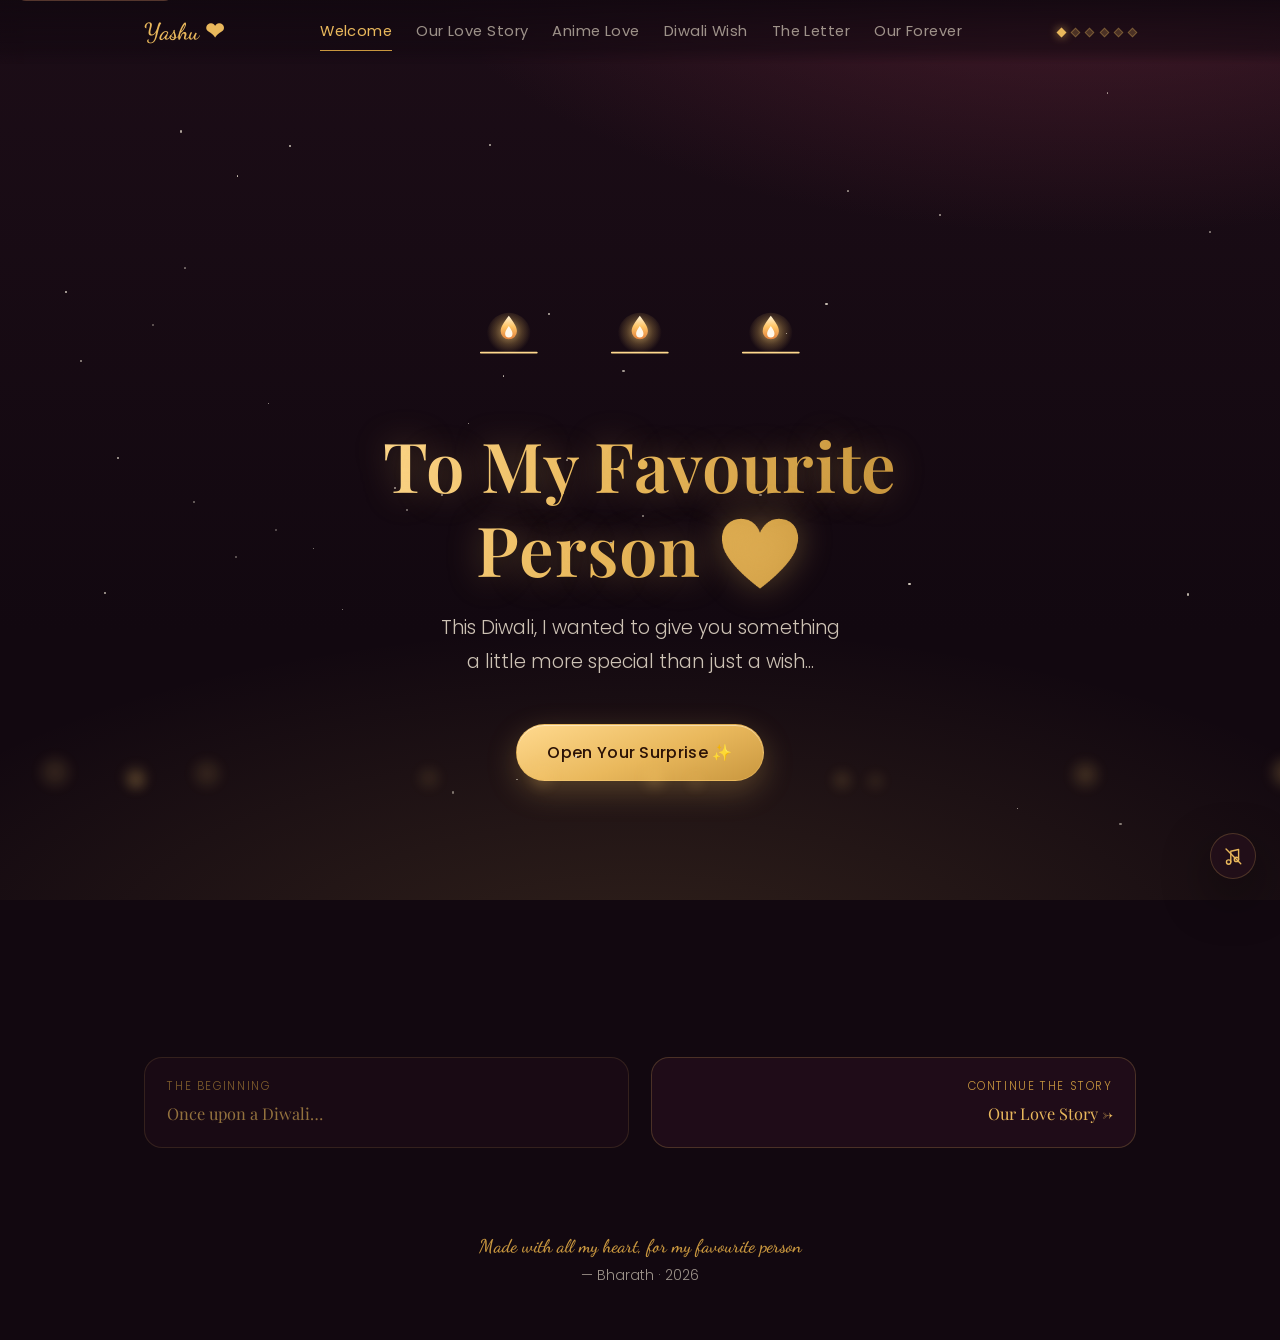
<file: index.html>
<!DOCTYPE html>
<html lang="en">
<head>
  <meta charset="UTF-8" />
  <meta name="viewport" content="width=device-width, initial-scale=1, viewport-fit=cover" />
  <title>To My Favourite Person ❤️ · A Diwali Surprise</title>
  <meta name="description" content="This Diwali, something a little more special than just a wish — a little world built with love, only for you." />
  <meta name="theme-color" content="#120810" />
  <link rel="icon" type="image/svg+xml" href="assets/icons/favicon.svg" />

  <!-- WhatsApp / social link preview — after deploying, replace the og:image
       href with its full https://….github.io/… URL for the preview card -->
  <meta property="og:type" content="website" />
  <meta property="og:title" content="To My Favourite Person ❤️" />
  <meta property="og:description" content="This Diwali, I made something special for you… open it slowly." />
  <meta property="og:image" content="assets/images/our-photo.jpg" />

  <link rel="preconnect" href="https://fonts.googleapis.com" />
  <link rel="preconnect" href="https://fonts.gstatic.com" crossorigin />
  <link
    href="https://fonts.googleapis.com/css2?family=Playfair+Display:ital,wght@0,400;0,600;0,700;1,400;1,600&family=Poppins:wght@300;400;500&family=Dancing+Script:wght@400;600;700&display=swap"
    rel="stylesheet"
  />
  <link rel="stylesheet" href="css/style.css" />
  <link rel="stylesheet" href="css/animations.css" />
  <link rel="stylesheet" href="css/responsive.css" />
</head>
<body data-page="welcome" data-ambient="stars sparks petals bokeh">
  <div class="ambient" aria-hidden="true"></div>
  <div class="page-enter-veil" aria-hidden="true"></div>
  <a class="skip-link" href="#main">Skip to the story</a>

  <header id="site-header" class="site-header"></header>

  <main id="main" class="page">
    <section class="hero wrap" aria-labelledby="welcome-title">
      <div class="hero__diyas" aria-hidden="true">
        <span class="diya diya--lit"><svg viewBox="0 0 100 100" role="presentation"><defs><radialGradient id="haloG" cx="50%" cy="42%" r="50%"><stop offset="0" stop-color="#ffd98e" stop-opacity=".85"/><stop offset=".6" stop-color="#e9b85c" stop-opacity=".3"/><stop offset="1" stop-color="#e9b85c" stop-opacity="0"/></radialGradient><linearGradient id="flameG" x1="0" y1="0" x2="0" y2="1"><stop offset="0" stop-color="#fff3d6"/><stop offset=".45" stop-color="#ffc668"/><stop offset="1" stop-color="#e2823c"/></linearGradient><linearGradient id="bowlG" x1="0" y1="0" x2="0" y2="1"><stop offset="0" stop-color="#a0522d"/><stop offset="1" stop-color="#4a1f12"/></linearGradient></defs><circle class="halo" cx="50" cy="42" r="30" fill="url(#haloG)"/><g class="flame"><path class="flame-core" d="M50 16c6.5 9 11 14.5 11 21a11 11 0 0 1-22 0c0-6.5 4.5-12 11-21Z" fill="url(#flameG)"/><path d="M50 30c3 4.4 5 7.2 5 10.4a5 5 0 1 1-10 0c0-3.2 2-6 5-10.4Z" fill="#fff8ea"/></g><path class="bowl" d="M12 66h76c0 12-17 20-38 20S12 78 12 66Z" fill="url(#bowlG)"/><path d="M12 66h76" stroke="#ffd98e" stroke-width="2.5" stroke-linecap="round"/></svg></span>
        <span class="diya diya--lit"><svg viewBox="0 0 100 100" role="presentation"><circle class="halo" cx="50" cy="42" r="30" fill="url(#haloG)"/><g class="flame"><path class="flame-core" d="M50 16c6.5 9 11 14.5 11 21a11 11 0 0 1-22 0c0-6.5 4.5-12 11-21Z" fill="url(#flameG)"/><path d="M50 30c3 4.4 5 7.2 5 10.4a5 5 0 1 1-10 0c0-3.2 2-6 5-10.4Z" fill="#fff8ea"/></g><path class="bowl" d="M12 66h76c0 12-17 20-38 20S12 78 12 66Z" fill="url(#bowlG)"/><path d="M12 66h76" stroke="#ffd98e" stroke-width="2.5" stroke-linecap="round"/></svg></span>
        <span class="diya diya--lit"><svg viewBox="0 0 100 100" role="presentation"><circle class="halo" cx="50" cy="42" r="30" fill="url(#haloG)"/><g class="flame"><path class="flame-core" d="M50 16c6.5 9 11 14.5 11 21a11 11 0 0 1-22 0c0-6.5 4.5-12 11-21Z" fill="url(#flameG)"/><path d="M50 30c3 4.4 5 7.2 5 10.4a5 5 0 1 1-10 0c0-3.2 2-6 5-10.4Z" fill="#fff8ea"/></g><path class="bowl" d="M12 66h76c0 12-17 20-38 20S12 78 12 66Z" fill="url(#bowlG)"/><path d="M12 66h76" stroke="#ffd98e" stroke-width="2.5" stroke-linecap="round"/></svg></span>
      </div>

      <h1 id="welcome-title" class="hero__title gold-text" data-text="welcome.title">To My Favourite Person ❤️</h1>
      <p class="hero__sub" data-text="welcome.subtitle">This Diwali, I wanted to give you something a little more special than just a wish...</p>

      <button type="button" id="surprise-btn" class="btn" data-text="welcome.button" aria-expanded="false" aria-controls="surprise-overlay">
        Open Your Surprise ✨
      </button>
    </section>

    <!-- the surprise reveal -->
    <div id="surprise-overlay" class="surprise-overlay" role="dialog" aria-modal="true" aria-label="A message from your favourite person" hidden>
      <div class="surprise-card">
        <span class="script" data-text="welcome.revealTitle">Happy Diwali, Yashu ✨</span>
        <p data-text="welcome.revealMessage">A little surprise, made with lots of thought and a little piece of my heart, just for you. As you turn each page, I hope you find a smile, a little happiness and a glimpse of how special you are becoming in my life. So, take your time, my soon-to-be wife. This little world is made just for you. ❤️</p>
        <a class="btn" href="story.html" data-goto="story.html" data-text="welcome.revealButton">Walk Into Our Story ✨</a>
      </div>
    </div>

    <div id="story-nav" class="story-nav wrap"></div>
  </main>

  <footer class="site-footer">
    <span class="script" data-text="footer.line">Made with all my heart, for my favourite person</span>
    <p class="site-footer__line"><span data-text="footer.signature">— Bharath</span> · <span data-year>2026</span></p>
  </footer>

  <nav id="bottom-nav" class="bottom-nav" aria-label="Chapters"></nav>

  <button type="button" id="music-toggle" class="music-btn" aria-pressed="false">
    <svg class="icon-mute" viewBox="0 0 24 24" fill="none" stroke="currentColor" stroke-width="1.6" stroke-linecap="round" stroke-linejoin="round" aria-hidden="true">
      <path d="M9 18.5V6l9-2v11.5" />
      <circle cx="6.5" cy="18.5" r="2.5" />
      <circle cx="15.5" cy="15.5" r="2.5" />
      <path d="m3.5 3.5 17 17" />
    </svg>
    <svg class="icon-note" viewBox="0 0 24 24" fill="none" stroke="currentColor" stroke-width="1.6" stroke-linecap="round" stroke-linejoin="round" aria-hidden="true">
      <path d="M9 18.5V6l9-2v11.5" />
      <circle cx="6.5" cy="18.5" r="2.5" />
      <circle cx="15.5" cy="15.5" r="2.5" />
    </svg>
  </button>

  <script src="js/content.js"></script>
  <script src="js/navigation.js"></script>
  <script src="js/animations.js"></script>
  <script src="js/main.js"></script>
</body>
</html>
</file>
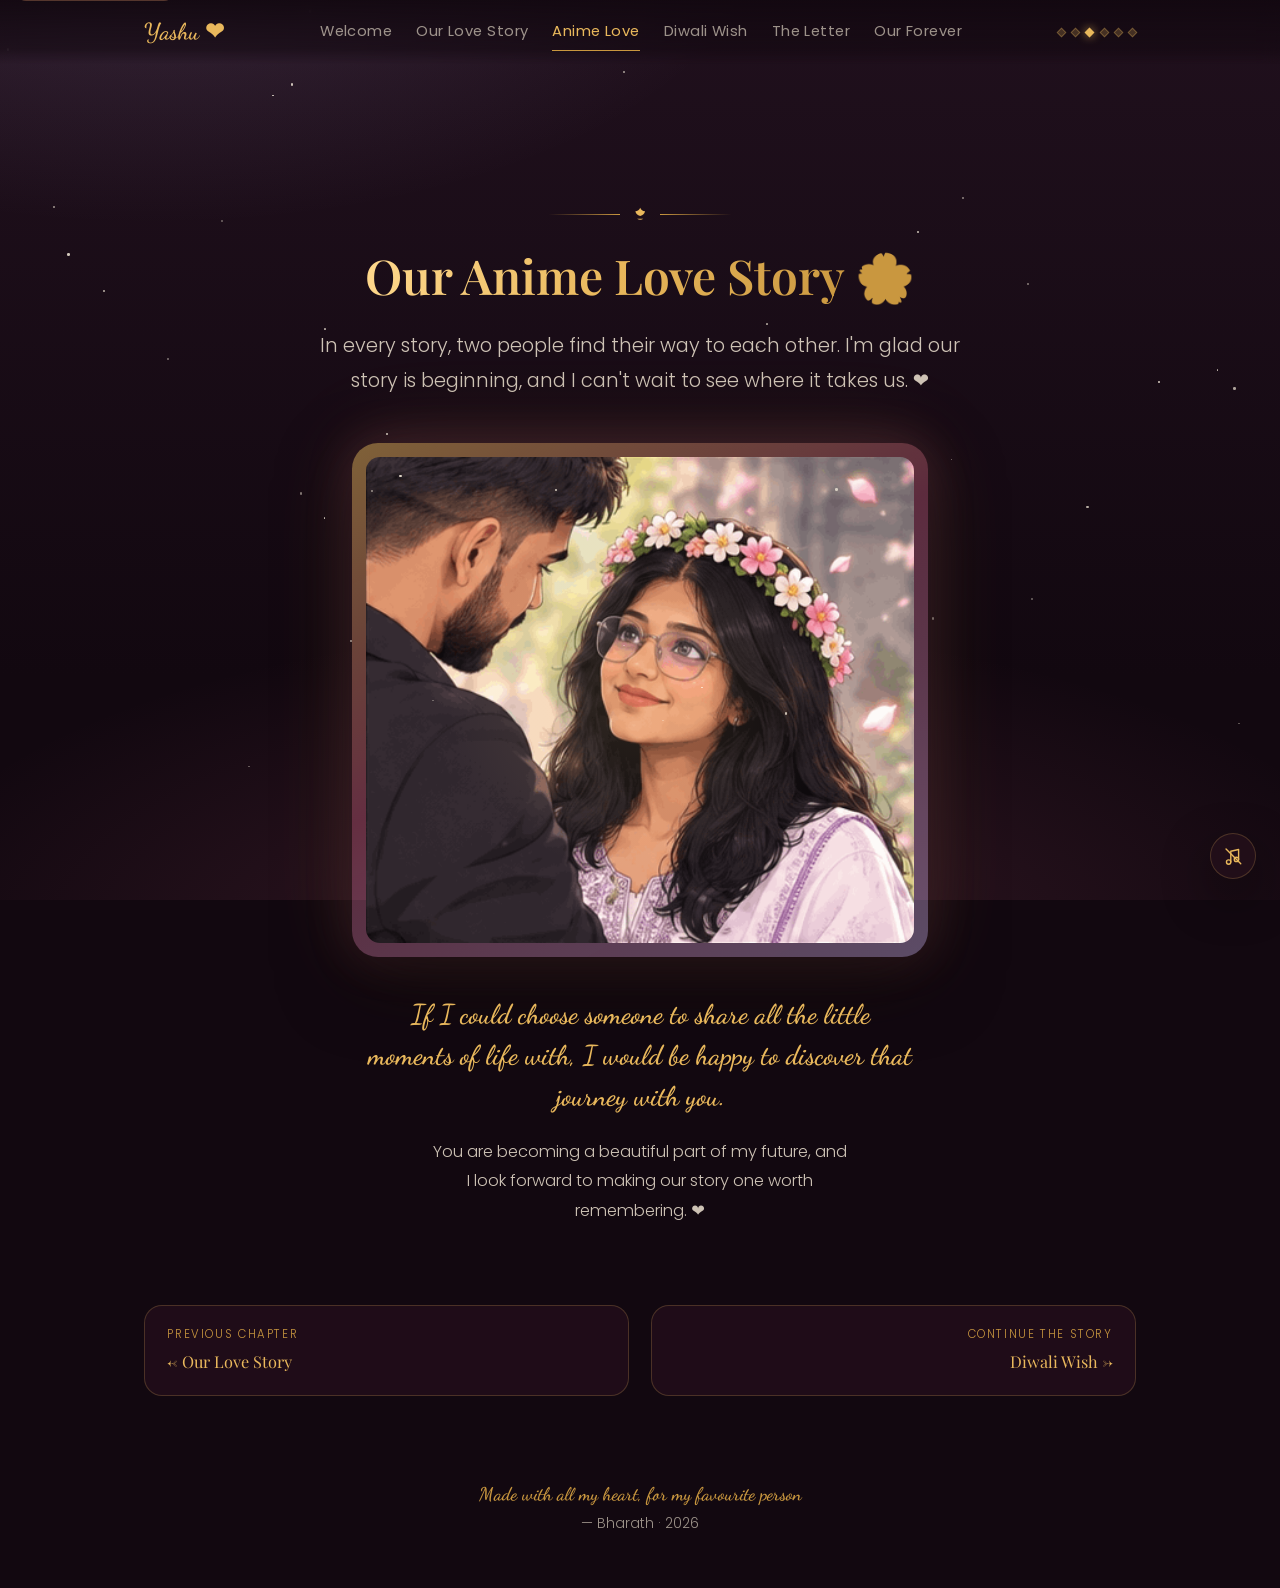
<file: anime-love.html>
<!DOCTYPE html>
<html lang="en">
<head>
  <meta charset="UTF-8" />
  <meta name="viewport" content="width=device-width, initial-scale=1, viewport-fit=cover" />
  <title>Our Anime Love Story 🌸 · A Diwali Surprise</title>
  <meta name="description" content="If I could choose my favourite place in the entire world, it would always be right beside you." />
  <meta name="theme-color" content="#120810" />
  <link rel="icon" type="image/svg+xml" href="assets/icons/favicon.svg" />
  <link rel="preconnect" href="https://fonts.googleapis.com" />
  <link rel="preconnect" href="https://fonts.gstatic.com" crossorigin />
  <link
    href="https://fonts.googleapis.com/css2?family=Playfair+Display:ital,wght@0,400;0,600;0,700;1,400;1,600&family=Poppins:wght@300;400;500&family=Dancing+Script:wght@400;600;700&display=swap"
    rel="stylesheet"
  />
  <link rel="stylesheet" href="css/style.css" />
  <link rel="stylesheet" href="css/animations.css" />
  <link rel="stylesheet" href="css/responsive.css" />
</head>
<body data-page="anime" data-ambient="blossoms stars sparks">
  <div class="ambient" aria-hidden="true"></div>
  <div class="page-enter-veil" aria-hidden="true"></div>
  <a class="skip-link" href="#main">Skip to the story</a>

  <header id="site-header" class="site-header"></header>

  <main id="main" class="page">
    <section class="wrap center section" aria-labelledby="anime-title">
      <div class="eyebrow-flourish" data-reveal>
        <svg viewBox="0 0 24 24" fill="currentColor" aria-hidden="true"><path d="M12 3.5c1.2 2.8 3.2 4.4 6.3 4.7-.7 3.2-2.6 5.3-6.3 6.3-3.7-1-5.6-3.1-6.3-6.3 3.1-.3 5.1-1.9 6.3-4.7Z"/><path d="M12 14.5v2"/><path d="M8 18c1.1.9 2.5 1.4 4 1.4S14.9 18.9 16 18"/></svg>
      </div>
      <h2 id="anime-title" class="gold-text" data-text="anime.title" data-reveal>Our Anime Love Story 🌸</h2>
      <p class="lede" data-text="anime.intro" data-reveal style="--reveal-delay:.15s">In every story, two people find their way to each other. I'm glad our story is beginning, and I can't wait to see where it takes us. ❤️</p>

      <div class="anime-stage" data-reveal style="--reveal-delay:.25s">
        <div id="anime-holder" class="anime-holder"></div>
      </div>

      <p class="anime-caption" data-text="anime.caption" data-reveal>
        If I could choose someone to share all the little moments of life with, I would be happy to discover that journey with you.
      </p>
      <p class="anime-message" data-text="anime.message" data-reveal style="--reveal-delay:.15s">
        You are becoming a beautiful part of my future, and I look forward to making our story one worth remembering. ❤️
      </p>
    </section>

    <div id="story-nav" class="story-nav wrap"></div>
  </main>

  <footer class="site-footer">
    <span class="script" data-text="footer.line">Made with all my heart, for my favourite person</span>
    <p class="site-footer__line"><span data-text="footer.signature">— Bharath</span> · <span data-year>2026</span></p>
  </footer>

  <nav id="bottom-nav" class="bottom-nav" aria-label="Chapters"></nav>

  <button type="button" id="music-toggle" class="music-btn" aria-pressed="false">
    <svg class="icon-mute" viewBox="0 0 24 24" fill="none" stroke="currentColor" stroke-width="1.6" stroke-linecap="round" stroke-linejoin="round" aria-hidden="true">
      <path d="M9 18.5V6l9-2v11.5" />
      <circle cx="6.5" cy="18.5" r="2.5" />
      <circle cx="15.5" cy="15.5" r="2.5" />
      <path d="m3.5 3.5 17 17" />
    </svg>
    <svg class="icon-note" viewBox="0 0 24 24" fill="none" stroke="currentColor" stroke-width="1.6" stroke-linecap="round" stroke-linejoin="round" aria-hidden="true">
      <path d="M9 18.5V6l9-2v11.5" />
      <circle cx="6.5" cy="18.5" r="2.5" />
      <circle cx="15.5" cy="15.5" r="2.5" />
    </svg>
  </button>

  <script src="js/content.js"></script>
  <script src="js/navigation.js"></script>
  <script src="js/animations.js"></script>
  <script src="js/main.js"></script>
</body>
</html>
</file>
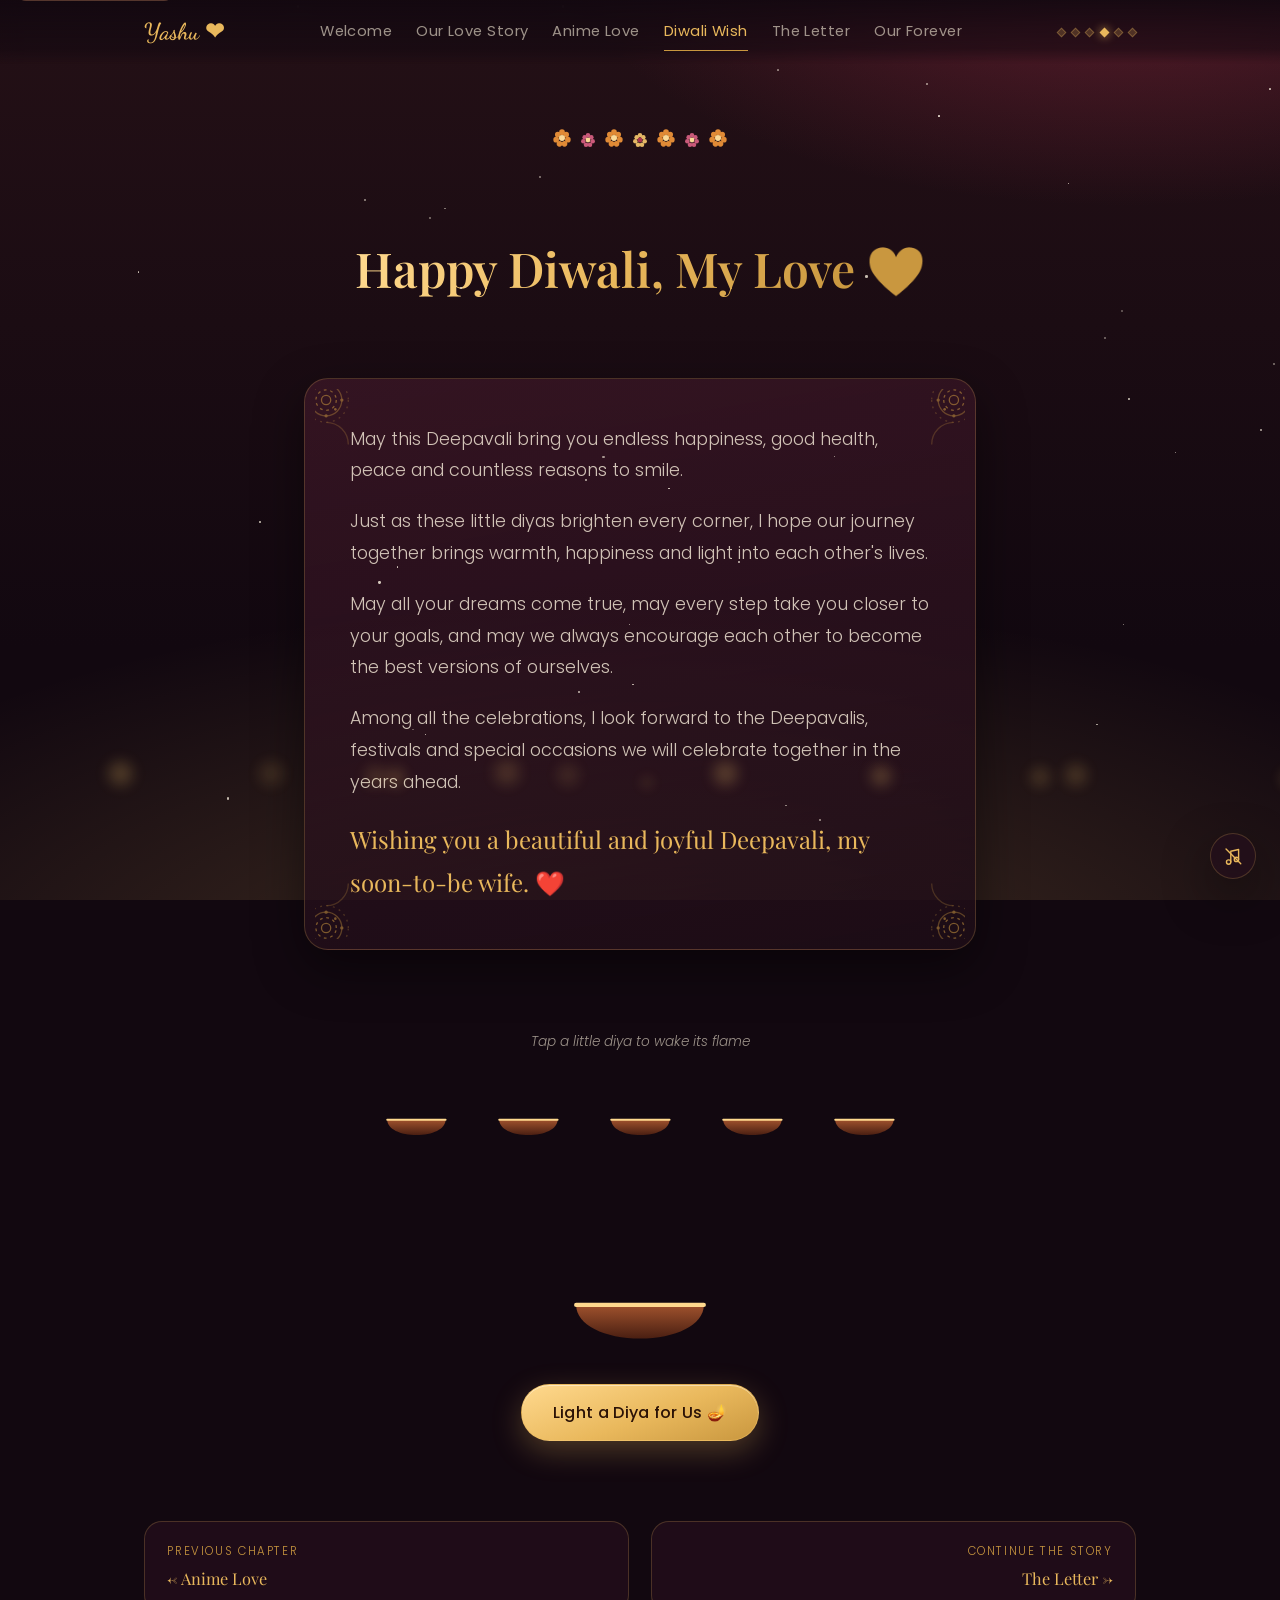
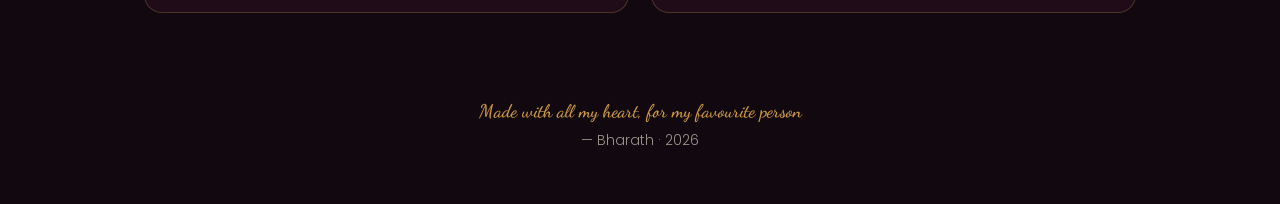
<file: diwali.html>
<!DOCTYPE html>
<html lang="en">
<head>
  <meta charset="UTF-8" />
  <meta name="viewport" content="width=device-width, initial-scale=1, viewport-fit=cover" />
  <title>A Diwali Wish Just For You 🪔 · A Diwali Surprise</title>
  <meta name="description" content="May this Diwali fill your life with endless happiness, beautiful memories, peace and countless reasons to smile." />
  <meta name="theme-color" content="#120810" />
  <link rel="icon" type="image/svg+xml" href="assets/icons/favicon.svg" />
  <link rel="preconnect" href="https://fonts.googleapis.com" />
  <link rel="preconnect" href="https://fonts.gstatic.com" crossorigin />
  <link
    href="https://fonts.googleapis.com/css2?family=Playfair+Display:ital,wght@0,400;0,600;0,700;1,400;1,600&family=Poppins:wght@300;400;500&family=Dancing+Script:wght@400;600;700&display=swap"
    rel="stylesheet"
  />
  <link rel="stylesheet" href="css/style.css" />
  <link rel="stylesheet" href="css/animations.css" />
  <link rel="stylesheet" href="css/responsive.css" />
</head>
<body data-page="diwali" data-ambient="sparks bokeh stars">
  <!-- shared diya gradients, referenced by every diya below -->
  <svg width="0" height="0" style="position:absolute" aria-hidden="true" focusable="false">
    <defs>
      <radialGradient id="haloG" cx="50%" cy="42%" r="50%">
        <stop offset="0" stop-color="#ffd98e" stop-opacity=".85" />
        <stop offset=".6" stop-color="#e9b85c" stop-opacity=".3" />
        <stop offset="1" stop-color="#e9b85c" stop-opacity="0" />
      </radialGradient>
      <linearGradient id="flameG" x1="0" y1="0" x2="0" y2="1">
        <stop offset="0" stop-color="#fff3d6" />
        <stop offset=".45" stop-color="#ffc668" />
        <stop offset="1" stop-color="#e2823c" />
      </linearGradient>
      <linearGradient id="bowlG" x1="0" y1="0" x2="0" y2="1">
        <stop offset="0" stop-color="#a0522d" />
        <stop offset="1" stop-color="#4a1f12" />
      </linearGradient>
    </defs>
  </svg>

  <div class="ambient" aria-hidden="true"></div>
  <div class="page-enter-veil" aria-hidden="true"></div>
  <a class="skip-link" href="#main">Skip to the story</a>

  <header id="site-header" class="site-header"></header>

  <main id="main" class="page">
    <div class="garland" aria-hidden="true">
      <span><svg viewBox="0 0 24 24" width="20" height="20"><g fill="#e8892b"><circle cx="12" cy="5" r="3.4"/><circle cx="17" cy="8" r="3.4"/><circle cx="19" cy="14" r="3.4"/><circle cx="15" cy="19" r="3.4"/><circle cx="9" cy="19" r="3.4"/><circle cx="5" cy="14" r="3.4"/><circle cx="7" cy="8" r="3.4"/></g><circle cx="12" cy="12" r="3.6" fill="#ffd98e"/></svg></span>
      <span><svg viewBox="0 0 24 24" width="16" height="16"><g fill="#d4577b"><circle cx="12" cy="5" r="3.4"/><circle cx="17" cy="8" r="3.4"/><circle cx="19" cy="14" r="3.4"/><circle cx="15" cy="19" r="3.4"/><circle cx="9" cy="19" r="3.4"/><circle cx="5" cy="14" r="3.4"/><circle cx="7" cy="8" r="3.4"/></g><circle cx="12" cy="12" r="3.6" fill="#ffd98e"/></svg></span>
      <span><svg viewBox="0 0 24 24" width="20" height="20"><g fill="#e8892b"><circle cx="12" cy="5" r="3.4"/><circle cx="17" cy="8" r="3.4"/><circle cx="19" cy="14" r="3.4"/><circle cx="15" cy="19" r="3.4"/><circle cx="9" cy="19" r="3.4"/><circle cx="5" cy="14" r="3.4"/><circle cx="7" cy="8" r="3.4"/></g><circle cx="12" cy="12" r="3.6" fill="#ffd98e"/></svg></span>
      <span><svg viewBox="0 0 24 24" width="16" height="16"><g fill="#e9b85c"><circle cx="12" cy="5" r="3.4"/><circle cx="17" cy="8" r="3.4"/><circle cx="19" cy="14" r="3.4"/><circle cx="15" cy="19" r="3.4"/><circle cx="9" cy="19" r="3.4"/><circle cx="5" cy="14" r="3.4"/><circle cx="7" cy="8" r="3.4"/></g><circle cx="12" cy="12" r="3.6" fill="#b3314e"/></svg></span>
      <span><svg viewBox="0 0 24 24" width="20" height="20"><g fill="#e8892b"><circle cx="12" cy="5" r="3.4"/><circle cx="17" cy="8" r="3.4"/><circle cx="19" cy="14" r="3.4"/><circle cx="15" cy="19" r="3.4"/><circle cx="9" cy="19" r="3.4"/><circle cx="5" cy="14" r="3.4"/><circle cx="7" cy="8" r="3.4"/></g><circle cx="12" cy="12" r="3.6" fill="#ffd98e"/></svg></span>
      <span><svg viewBox="0 0 24 24" width="16" height="16"><g fill="#d4577b"><circle cx="12" cy="5" r="3.4"/><circle cx="17" cy="8" r="3.4"/><circle cx="19" cy="14" r="3.4"/><circle cx="15" cy="19" r="3.4"/><circle cx="9" cy="19" r="3.4"/><circle cx="5" cy="14" r="3.4"/><circle cx="7" cy="8" r="3.4"/></g><circle cx="12" cy="12" r="3.6" fill="#ffd98e"/></svg></span>
      <span><svg viewBox="0 0 24 24" width="20" height="20"><g fill="#e8892b"><circle cx="12" cy="5" r="3.4"/><circle cx="17" cy="8" r="3.4"/><circle cx="19" cy="14" r="3.4"/><circle cx="15" cy="19" r="3.4"/><circle cx="9" cy="19" r="3.4"/><circle cx="5" cy="14" r="3.4"/><circle cx="7" cy="8" r="3.4"/></g><circle cx="12" cy="12" r="3.6" fill="#ffd98e"/></svg></span>
    </div>

    <section class="wrap center section" aria-labelledby="diwali-title">
      <h2 id="diwali-title" class="gold-text" data-text="diwali.title" data-reveal>Happy Diwali, My Love ❤️</h2>
    </section>

    <section class="wrap section" aria-label="My Diwali wish for you">
      <div class="diwali-card" data-reveal>
        <span class="rangoli-corner rangoli-corner--tl" aria-hidden="true"><svg viewBox="0 0 80 80" fill="none" stroke="currentColor" stroke-width="1.4"><circle cx="12" cy="12" r="5"/><circle cx="12" cy="12" r="11" stroke-dasharray="3 4"/><circle cx="12" cy="12" r="17" opacity=".7"/><circle cx="12" cy="12" r="24" stroke-dasharray="2 5" opacity=".5"/><circle cx="29" cy="12" r="1.8" fill="currentColor" stroke="none"/><circle cx="12" cy="29" r="1.8" fill="currentColor" stroke="none"/><circle cx="22" cy="22" r="1.4" fill="currentColor" stroke="none"/><path d="M12 36c13.3 0 24 10.7 24 24" opacity=".45"/></svg></span>
        <span class="rangoli-corner rangoli-corner--tr" aria-hidden="true"><svg viewBox="0 0 80 80" fill="none" stroke="currentColor" stroke-width="1.4"><circle cx="12" cy="12" r="5"/><circle cx="12" cy="12" r="11" stroke-dasharray="3 4"/><circle cx="12" cy="12" r="17" opacity=".7"/><circle cx="12" cy="12" r="24" stroke-dasharray="2 5" opacity=".5"/><circle cx="29" cy="12" r="1.8" fill="currentColor" stroke="none"/><circle cx="12" cy="29" r="1.8" fill="currentColor" stroke="none"/><circle cx="22" cy="22" r="1.4" fill="currentColor" stroke="none"/><path d="M12 36c13.3 0 24 10.7 24 24" opacity=".45"/></svg></span>
        <span class="rangoli-corner rangoli-corner--bl" aria-hidden="true"><svg viewBox="0 0 80 80" fill="none" stroke="currentColor" stroke-width="1.4"><circle cx="12" cy="12" r="5"/><circle cx="12" cy="12" r="11" stroke-dasharray="3 4"/><circle cx="12" cy="12" r="17" opacity=".7"/><circle cx="12" cy="12" r="24" stroke-dasharray="2 5" opacity=".5"/><circle cx="29" cy="12" r="1.8" fill="currentColor" stroke="none"/><circle cx="12" cy="29" r="1.8" fill="currentColor" stroke="none"/><circle cx="22" cy="22" r="1.4" fill="currentColor" stroke="none"/><path d="M12 36c13.3 0 24 10.7 24 24" opacity=".45"/></svg></span>
        <span class="rangoli-corner rangoli-corner--br" aria-hidden="true"><svg viewBox="0 0 80 80" fill="none" stroke="currentColor" stroke-width="1.4"><circle cx="12" cy="12" r="5"/><circle cx="12" cy="12" r="11" stroke-dasharray="3 4"/><circle cx="12" cy="12" r="17" opacity=".7"/><circle cx="12" cy="12" r="24" stroke-dasharray="2 5" opacity=".5"/><circle cx="29" cy="12" r="1.8" fill="currentColor" stroke="none"/><circle cx="12" cy="29" r="1.8" fill="currentColor" stroke="none"/><circle cx="22" cy="22" r="1.4" fill="currentColor" stroke="none"/><path d="M12 36c13.3 0 24 10.7 24 24" opacity=".45"/></svg></span>

        <div class="diwali-message">
          <p data-text="diwali.message.0">May this Deepavali bring you endless happiness, good health, peace and countless reasons to smile.</p>
          <p data-text="diwali.message.1">Just as these little diyas brighten every corner, I hope our journey together brings warmth, happiness and light into each other's lives.</p>
          <p data-text="diwali.message.2">May all your dreams come true, may every step take you closer to your goals, and may we always encourage each other to become the best versions of ourselves.</p>
          <p data-text="diwali.message.3">Among all the celebrations, I look forward to the Deepavalis, festivals and special occasions we will celebrate together in the years ahead.</p>
          <p data-text="diwali.message.4">Wishing you a beautiful and joyful Deepavali, my soon-to-be wife. ❤️</p>
        </div>
      </div>
    </section>

    <section class="diwali-ritual wrap center section" aria-label="Light a diya together">
      <div class="diya-ritual-zone">
        <p class="diya-hint" data-text="diwali.tapHint">Tap a little diya to wake its flame</p>
        <div class="diya-row" role="group" aria-label="Five little diyas waiting to be lit">
          <button type="button" class="diya" aria-label="Light this little diya"><svg viewBox="0 0 100 100" role="presentation"><circle class="halo" cx="50" cy="42" r="30" fill="url(#haloG)"/><g class="flame"><path class="flame-core" d="M50 16c6.5 9 11 14.5 11 21a11 11 0 0 1-22 0c0-6.5 4.5-12 11-21Z" fill="url(#flameG)"/><path d="M50 30c3 4.4 5 7.2 5 10.4a5 5 0 1 1-10 0c0-3.2 2-6 5-10.4Z" fill="#fff8ea"/></g><path class="bowl" d="M12 66h76c0 12-17 20-38 20S12 78 12 66Z" fill="url(#bowlG)"/><path d="M12 66h76" stroke="#ffd98e" stroke-width="2.5" stroke-linecap="round"/></svg></button>
          <button type="button" class="diya" aria-label="Light this little diya"><svg viewBox="0 0 100 100" role="presentation"><circle class="halo" cx="50" cy="42" r="30" fill="url(#haloG)"/><g class="flame"><path class="flame-core" d="M50 16c6.5 9 11 14.5 11 21a11 11 0 0 1-22 0c0-6.5 4.5-12 11-21Z" fill="url(#flameG)"/><path d="M50 30c3 4.4 5 7.2 5 10.4a5 5 0 1 1-10 0c0-3.2 2-6 5-10.4Z" fill="#fff8ea"/></g><path class="bowl" d="M12 66h76c0 12-17 20-38 20S12 78 12 66Z" fill="url(#bowlG)"/><path d="M12 66h76" stroke="#ffd98e" stroke-width="2.5" stroke-linecap="round"/></svg></button>
          <button type="button" class="diya" aria-label="Light this little diya"><svg viewBox="0 0 100 100" role="presentation"><circle class="halo" cx="50" cy="42" r="30" fill="url(#haloG)"/><g class="flame"><path class="flame-core" d="M50 16c6.5 9 11 14.5 11 21a11 11 0 0 1-22 0c0-6.5 4.5-12 11-21Z" fill="url(#flameG)"/><path d="M50 30c3 4.4 5 7.2 5 10.4a5 5 0 1 1-10 0c0-3.2 2-6 5-10.4Z" fill="#fff8ea"/></g><path class="bowl" d="M12 66h76c0 12-17 20-38 20S12 78 12 66Z" fill="url(#bowlG)"/><path d="M12 66h76" stroke="#ffd98e" stroke-width="2.5" stroke-linecap="round"/></svg></button>
          <button type="button" class="diya" aria-label="Light this little diya"><svg viewBox="0 0 100 100" role="presentation"><circle class="halo" cx="50" cy="42" r="30" fill="url(#haloG)"/><g class="flame"><path class="flame-core" d="M50 16c6.5 9 11 14.5 11 21a11 11 0 0 1-22 0c0-6.5 4.5-12 11-21Z" fill="url(#flameG)"/><path d="M50 30c3 4.4 5 7.2 5 10.4a5 5 0 1 1-10 0c0-3.2 2-6 5-10.4Z" fill="#fff8ea"/></g><path class="bowl" d="M12 66h76c0 12-17 20-38 20S12 78 12 66Z" fill="url(#bowlG)"/><path d="M12 66h76" stroke="#ffd98e" stroke-width="2.5" stroke-linecap="round"/></svg></button>
          <button type="button" class="diya" aria-label="Light this little diya"><svg viewBox="0 0 100 100" role="presentation"><circle class="halo" cx="50" cy="42" r="30" fill="url(#haloG)"/><g class="flame"><path class="flame-core" d="M50 16c6.5 9 11 14.5 11 21a11 11 0 0 1-22 0c0-6.5 4.5-12 11-21Z" fill="url(#flameG)"/><path d="M50 30c3 4.4 5 7.2 5 10.4a5 5 0 1 1-10 0c0-3.2 2-6 5-10.4Z" fill="#fff8ea"/></g><path class="bowl" d="M12 66h76c0 12-17 20-38 20S12 78 12 66Z" fill="url(#bowlG)"/><path d="M12 66h76" stroke="#ffd98e" stroke-width="2.5" stroke-linecap="round"/></svg></button>
        </div>

        <div class="grand-diya-wrap">
          <div id="grand-diya" class="diya grand-diya" aria-hidden="true"><svg viewBox="0 0 100 100" role="presentation"><circle class="halo" cx="50" cy="42" r="30" fill="url(#haloG)"/><g class="flame"><path class="flame-core" d="M50 16c6.5 9 11 14.5 11 21a11 11 0 0 1-22 0c0-6.5 4.5-12 11-21Z" fill="url(#flameG)"/><path d="M50 30c3 4.4 5 7.2 5 10.4a5 5 0 1 1-10 0c0-3.2 2-6 5-10.4Z" fill="#fff8ea"/></g><path class="bowl" d="M12 66h76c0 12-17 20-38 20S12 78 12 66Z" fill="url(#bowlG)"/><path d="M12 66h76" stroke="#ffd98e" stroke-width="2.5" stroke-linecap="round"/></svg></div>
          <button type="button" id="light-diya-btn" class="btn" data-text="diwali.lightButton">Light a Diya for Us 🪔</button>
          <div id="diya-lit-message" class="diya-lit-message" hidden>
            <span class="script">Our diya is lit ✨</span>
            <p data-text="diwali.litMessage.0"></p>
            <p data-text="diwali.litMessage.1"></p>
          </div>
        </div>
      </div>
    </section>

    <div id="story-nav" class="story-nav wrap"></div>
  </main>

  <div id="spark-rain" hidden aria-hidden="true"></div>

  <footer class="site-footer">
    <span class="script" data-text="footer.line">Made with all my heart, for my favourite person</span>
    <p class="site-footer__line"><span data-text="footer.signature">— Bharath</span> · <span data-year>2026</span></p>
  </footer>

  <nav id="bottom-nav" class="bottom-nav" aria-label="Chapters"></nav>

  <button type="button" id="music-toggle" class="music-btn" aria-pressed="false">
    <svg class="icon-mute" viewBox="0 0 24 24" fill="none" stroke="currentColor" stroke-width="1.6" stroke-linecap="round" stroke-linejoin="round" aria-hidden="true">
      <path d="M9 18.5V6l9-2v11.5" />
      <circle cx="6.5" cy="18.5" r="2.5" />
      <circle cx="15.5" cy="15.5" r="2.5" />
      <path d="m3.5 3.5 17 17" />
    </svg>
    <svg class="icon-note" viewBox="0 0 24 24" fill="none" stroke="currentColor" stroke-width="1.6" stroke-linecap="round" stroke-linejoin="round" aria-hidden="true">
      <path d="M9 18.5V6l9-2v11.5" />
      <circle cx="6.5" cy="18.5" r="2.5" />
      <circle cx="15.5" cy="15.5" r="2.5" />
    </svg>
  </button>

  <script src="js/content.js"></script>
  <script src="js/navigation.js"></script>
  <script src="js/animations.js"></script>
  <script src="js/main.js"></script>
</body>
</html>
</file>
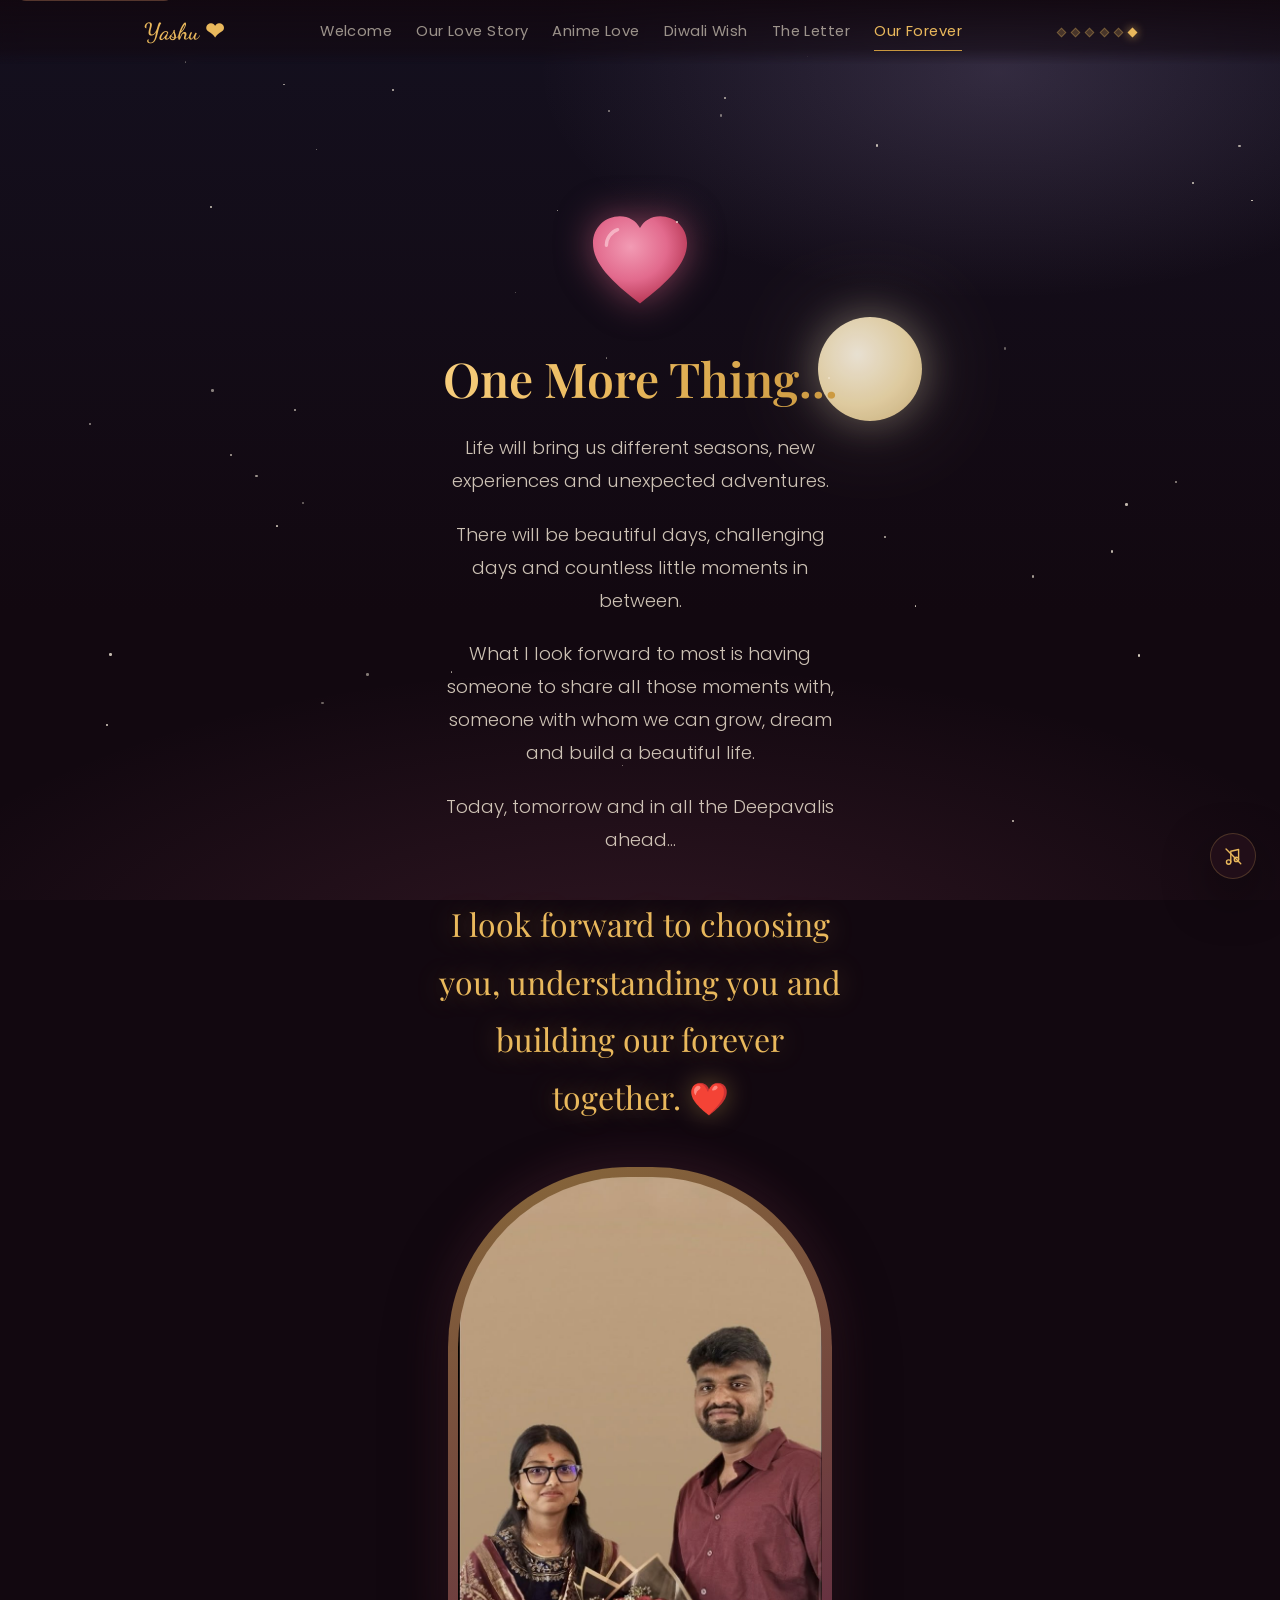
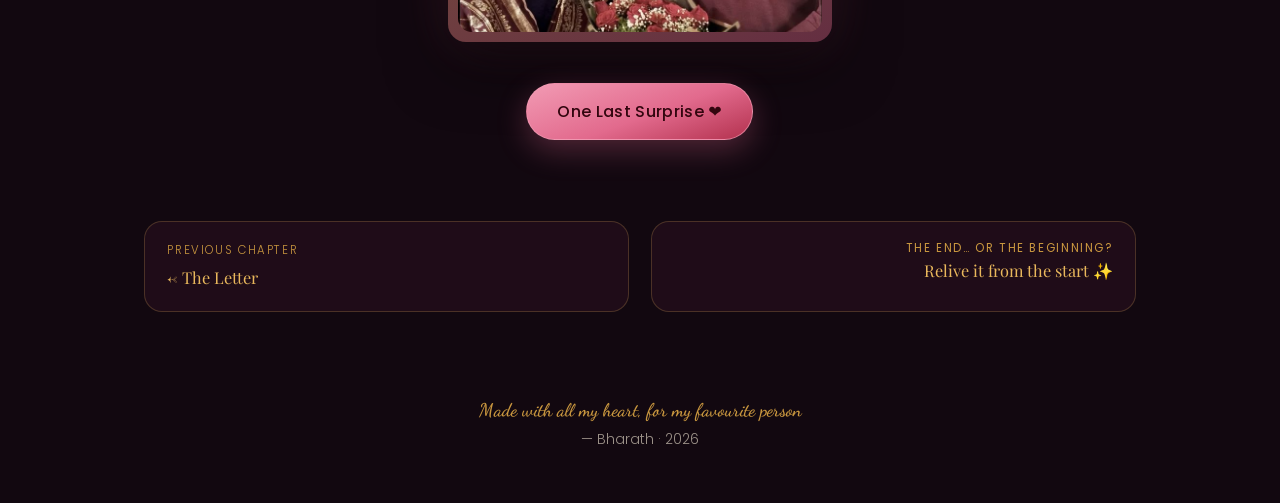
<file: forever.html>
<!DOCTYPE html>
<html lang="en">
<head>
  <meta charset="UTF-8" />
  <meta name="viewport" content="width=device-width, initial-scale=1, viewport-fit=cover" />
  <title>Our Forever ❤️ · A Diwali Surprise</title>
  <meta name="description" content="Today, tomorrow and every Diwali ahead — I choose you." />
  <meta name="theme-color" content="#120810" />
  <link rel="icon" type="image/svg+xml" href="assets/icons/favicon.svg" />
  <link rel="preconnect" href="https://fonts.googleapis.com" />
  <link rel="preconnect" href="https://fonts.gstatic.com" crossorigin />
  <link
    href="https://fonts.googleapis.com/css2?family=Playfair+Display:ital,wght@0,400;0,600;0,700;1,400;1,600&family=Poppins:wght@300;400;500&family=Dancing+Script:wght@400;600;700&display=swap"
    rel="stylesheet"
  />
  <link rel="stylesheet" href="css/style.css" />
  <link rel="stylesheet" href="css/animations.css" />
  <link rel="stylesheet" href="css/responsive.css" />
</head>
<body data-page="forever" data-ambient="stars petals sparks hearts">
  <div class="ambient" aria-hidden="true"></div>
  <div class="page-enter-veil" aria-hidden="true"></div>
  <a class="skip-link" href="#main">Skip to the story</a>

  <header id="site-header" class="site-header"></header>

  <main id="main" class="page">
    <section class="forever-hero wrap center section" aria-labelledby="forever-title">
      <div class="moon" aria-hidden="true"></div>

      <div class="forever-heart" aria-hidden="true" data-reveal>
        <svg viewBox="0 0 100 100" role="presentation">
          <defs>
            <radialGradient id="heartG" cx="40%" cy="35%" r="70%">
              <stop offset="0" stop-color="#f29bb4" />
              <stop offset=".55" stop-color="#e26a8d" />
              <stop offset="1" stop-color="#b3314e" />
            </radialGradient>
          </defs>
          <path d="M50 88C24 68 8 52 8 34 8 20 19 10 32 10c8 0 14.5 4 18 10.5C53.5 14 60 10 68 10c13 0 24 10 24 24 0 18-16 34-42 54Z" fill="url(#heartG)"/>
          <path d="M30 22c-6 2-10 8-10 14" stroke="#ffd7df" stroke-width="3" stroke-linecap="round" fill="none" opacity=".6"/>
        </svg>
      </div>

      <h2 id="forever-title" class="gold-text" data-text="forever.title" data-reveal>One More Thing...</h2>

      <div class="forever-message">
        <p data-text="forever.message.0" data-reveal>Life will bring us different seasons, new experiences and unexpected adventures.</p>
        <p data-text="forever.message.1" data-reveal style="--reveal-delay:.12s">There will be beautiful days, challenging days and countless little moments in between.</p>
        <p data-text="forever.message.2" data-reveal style="--reveal-delay:.24s">What I look forward to most is having someone to share all those moments with, someone with whom we can grow, dream and build a beautiful life.</p>
        <p data-text="forever.message.3" data-reveal style="--reveal-delay:.36s">Today, tomorrow and in all the Deepavalis ahead...</p>
        <p data-text="forever.message.4" data-reveal style="--reveal-delay:.48s">I look forward to choosing you, understanding you and building our forever together. ❤️</p>
      </div>

      <figure class="forever-photo" data-reveal style="--reveal-delay:.2s">
        <div class="photo-slot" data-photo="us" data-photo-alt="The two of us, together and forever">
          <div class="photo-fallback" aria-hidden="true">
            <span class="photo-fallback-initial"></span>
            <span class="photo-fallback-label"></span>
          </div>
          <img alt="" />
        </div>
      </figure>

      <button type="button" id="final-surprise-btn" class="btn btn--heart" data-text="forever.finalButton" data-reveal aria-expanded="false" aria-controls="finale-overlay">
        One Last Surprise ❤️
      </button>
    </section>

    <div id="story-nav" class="story-nav wrap"></div>
  </main>

  <!-- the last surprise -->
  <div id="finale-overlay" class="finale-overlay" role="dialog" aria-modal="true" aria-label="Our forever" hidden>
    <div class="hearts-layer" aria-hidden="true"></div>
    <div class="finale-card">
      <h2 class="finale-title gold-text" data-text="forever.finalTitle" tabindex="-1">Happy Diwali, My Love</h2>
      <p class="finale-sub" data-text="forever.finalMessage.0">Here's to our new beginning, our shared dreams, countless celebrations and a beautiful lifetime together.</p>
      <p class="finale-sub" data-text="forever.finalMessage.1">Our story is just beginning. ❤️</p>
      <div class="finale-actions">
        <button type="button" class="btn btn--ghost" data-replay data-text="forever.replayButton">Live it again ✨</button>
        <a class="btn btn--ghost" href="index.html">From the beginning</a>
      </div>
    </div>
  </div>

  <footer class="site-footer">
    <span class="script" data-text="footer.line">Made with all my heart, for my favourite person</span>
    <p class="site-footer__line"><span data-text="footer.signature">— Bharath</span> · <span data-year>2026</span></p>
  </footer>

  <nav id="bottom-nav" class="bottom-nav" aria-label="Chapters"></nav>

  <button type="button" id="music-toggle" class="music-btn" aria-pressed="false">
    <svg class="icon-mute" viewBox="0 0 24 24" fill="none" stroke="currentColor" stroke-width="1.6" stroke-linecap="round" stroke-linejoin="round" aria-hidden="true">
      <path d="M9 18.5V6l9-2v11.5" />
      <circle cx="6.5" cy="18.5" r="2.5" />
      <circle cx="15.5" cy="15.5" r="2.5" />
      <path d="m3.5 3.5 17 17" />
    </svg>
    <svg class="icon-note" viewBox="0 0 24 24" fill="none" stroke="currentColor" stroke-width="1.6" stroke-linecap="round" stroke-linejoin="round" aria-hidden="true">
      <path d="M9 18.5V6l9-2v11.5" />
      <circle cx="6.5" cy="18.5" r="2.5" />
      <circle cx="15.5" cy="15.5" r="2.5" />
    </svg>
  </button>

  <script src="js/content.js"></script>
  <script src="js/navigation.js"></script>
  <script src="js/animations.js"></script>
  <script src="js/main.js"></script>
</body>
</html>
</file>
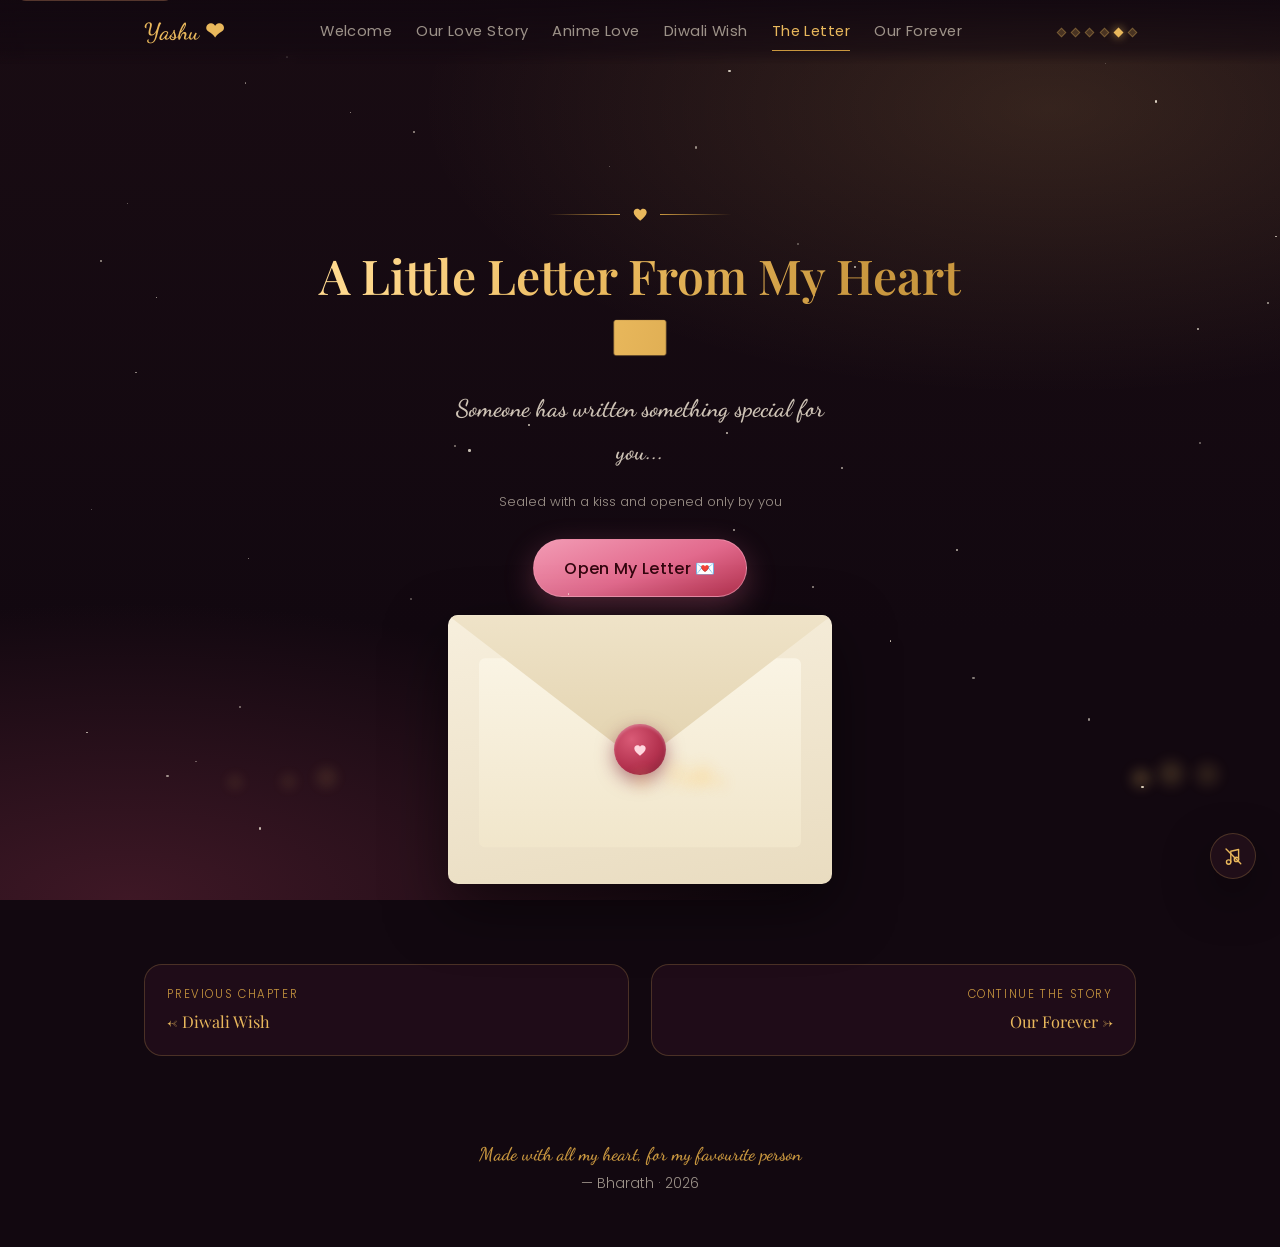
<file: letter.html>
<!DOCTYPE html>
<html lang="en">
<head>
  <meta charset="UTF-8" />
  <meta name="viewport" content="width=device-width, initial-scale=1, viewport-fit=cover" />
  <title>A Little Letter From My Heart 💌 · A Diwali Surprise</title>
  <meta name="description" content="Someone has written something special for you — sealed with love, opened only by you." />
  <meta name="theme-color" content="#120810" />
  <link rel="icon" type="image/svg+xml" href="assets/icons/favicon.svg" />
  <link rel="preconnect" href="https://fonts.googleapis.com" />
  <link rel="preconnect" href="https://fonts.gstatic.com" crossorigin />
  <link
    href="https://fonts.googleapis.com/css2?family=Playfair+Display:ital,wght@0,400;0,600;0,700;1,400;1,600&family=Poppins:wght@300;400;500&family=Dancing+Script:wght@400;600;700&display=swap"
    rel="stylesheet"
  />
  <link rel="stylesheet" href="css/style.css" />
  <link rel="stylesheet" href="css/animations.css" />
  <link rel="stylesheet" href="css/responsive.css" />
</head>
<body data-page="letter" data-ambient="stars sparks bokeh">
  <div class="ambient" aria-hidden="true"></div>
  <div class="page-enter-veil" aria-hidden="true"></div>
  <a class="skip-link" href="#main">Skip to the story</a>

  <header id="site-header" class="site-header"></header>

  <main id="main" class="page">
    <section id="letter-scene" class="wrap center section" aria-labelledby="letter-title">
      <div class="eyebrow-flourish" data-reveal>
        <svg viewBox="0 0 24 24" fill="currentColor" aria-hidden="true"><path d="M12 20.5C7 16.5 3.5 13.2 3.5 9.6 3.5 7 5.5 5 8 5c1.6 0 3.1.8 4 2.1C12.9 5.8 14.4 5 16 5c2.5 0 4.5 2 4.5 4.6 0 3.6-3.5 6.9-8.5 10.9Z"/></svg>
      </div>
      <h2 id="letter-title" class="gold-text" data-text="letter.title" data-reveal>A Little Letter From My Heart 💌</h2>

      <div class="letter-teaser" data-reveal style="--reveal-delay:.15s">
        <p data-text="letter.teaser">Someone has written something special for you...</p>
        <small data-text="letter.teaserNote">Sealed with love, opened only by you</small>
        <button type="button" id="open-letter-btn" class="btn btn--heart" data-text="letter.button">Open My Letter 💌</button>
      </div>

      <div class="envelope-scene" data-reveal style="--reveal-delay:.25s">
        <div class="envelope" aria-hidden="true">
          <div class="env-body"></div>
          <div class="env-paper-peek"></div>
          <div class="env-flap"></div>
          <div class="env-seal">
            <svg viewBox="0 0 24 24" width="16" height="16" fill="currentColor" aria-hidden="true"><path d="M12 20.5C7 16.5 3.5 13.2 3.5 9.6 3.5 7 5.5 5 8 5c1.6 0 3.1.8 4 2.1C12.9 5.8 14.4 5 16 5c2.5 0 4.5 2 4.5 4.6 0 3.6-3.5 6.9-8.5 10.9Z"/></svg>
          </div>
        </div>
      </div>

      <!-- the letter itself, written live once the envelope opens -->
      <article id="letter-paper" class="letter-paper" hidden aria-label="The letter">
        <p class="letter-greeting"></p>
        <div class="letter-body"></div>
        <span class="type-caret" aria-hidden="true"></span>
        <div class="letter-sign" hidden>
          <span class="letter-sign-pre"></span>
          <span class="letter-sign-name"></span>
        </div>
        <button type="button" id="skip-typing" class="skip-type" data-text="letter.skipText">reveal it all at once</button>
      </article>
    </section>

    <div id="story-nav" class="story-nav wrap"></div>
  </main>

  <footer class="site-footer">
    <span class="script" data-text="footer.line">Made with all my heart, for my favourite person</span>
    <p class="site-footer__line"><span data-text="footer.signature">— Bharath</span> · <span data-year>2026</span></p>
  </footer>

  <nav id="bottom-nav" class="bottom-nav" aria-label="Chapters"></nav>

  <button type="button" id="music-toggle" class="music-btn" aria-pressed="false">
    <svg class="icon-mute" viewBox="0 0 24 24" fill="none" stroke="currentColor" stroke-width="1.6" stroke-linecap="round" stroke-linejoin="round" aria-hidden="true">
      <path d="M9 18.5V6l9-2v11.5" />
      <circle cx="6.5" cy="18.5" r="2.5" />
      <circle cx="15.5" cy="15.5" r="2.5" />
      <path d="m3.5 3.5 17 17" />
    </svg>
    <svg class="icon-note" viewBox="0 0 24 24" fill="none" stroke="currentColor" stroke-width="1.6" stroke-linecap="round" stroke-linejoin="round" aria-hidden="true">
      <path d="M9 18.5V6l9-2v11.5" />
      <circle cx="6.5" cy="18.5" r="2.5" />
      <circle cx="15.5" cy="15.5" r="2.5" />
    </svg>
  </button>

  <script src="js/content.js"></script>
  <script src="js/navigation.js"></script>
  <script src="js/animations.js"></script>
  <script src="js/main.js"></script>
</body>
</html>
</file>
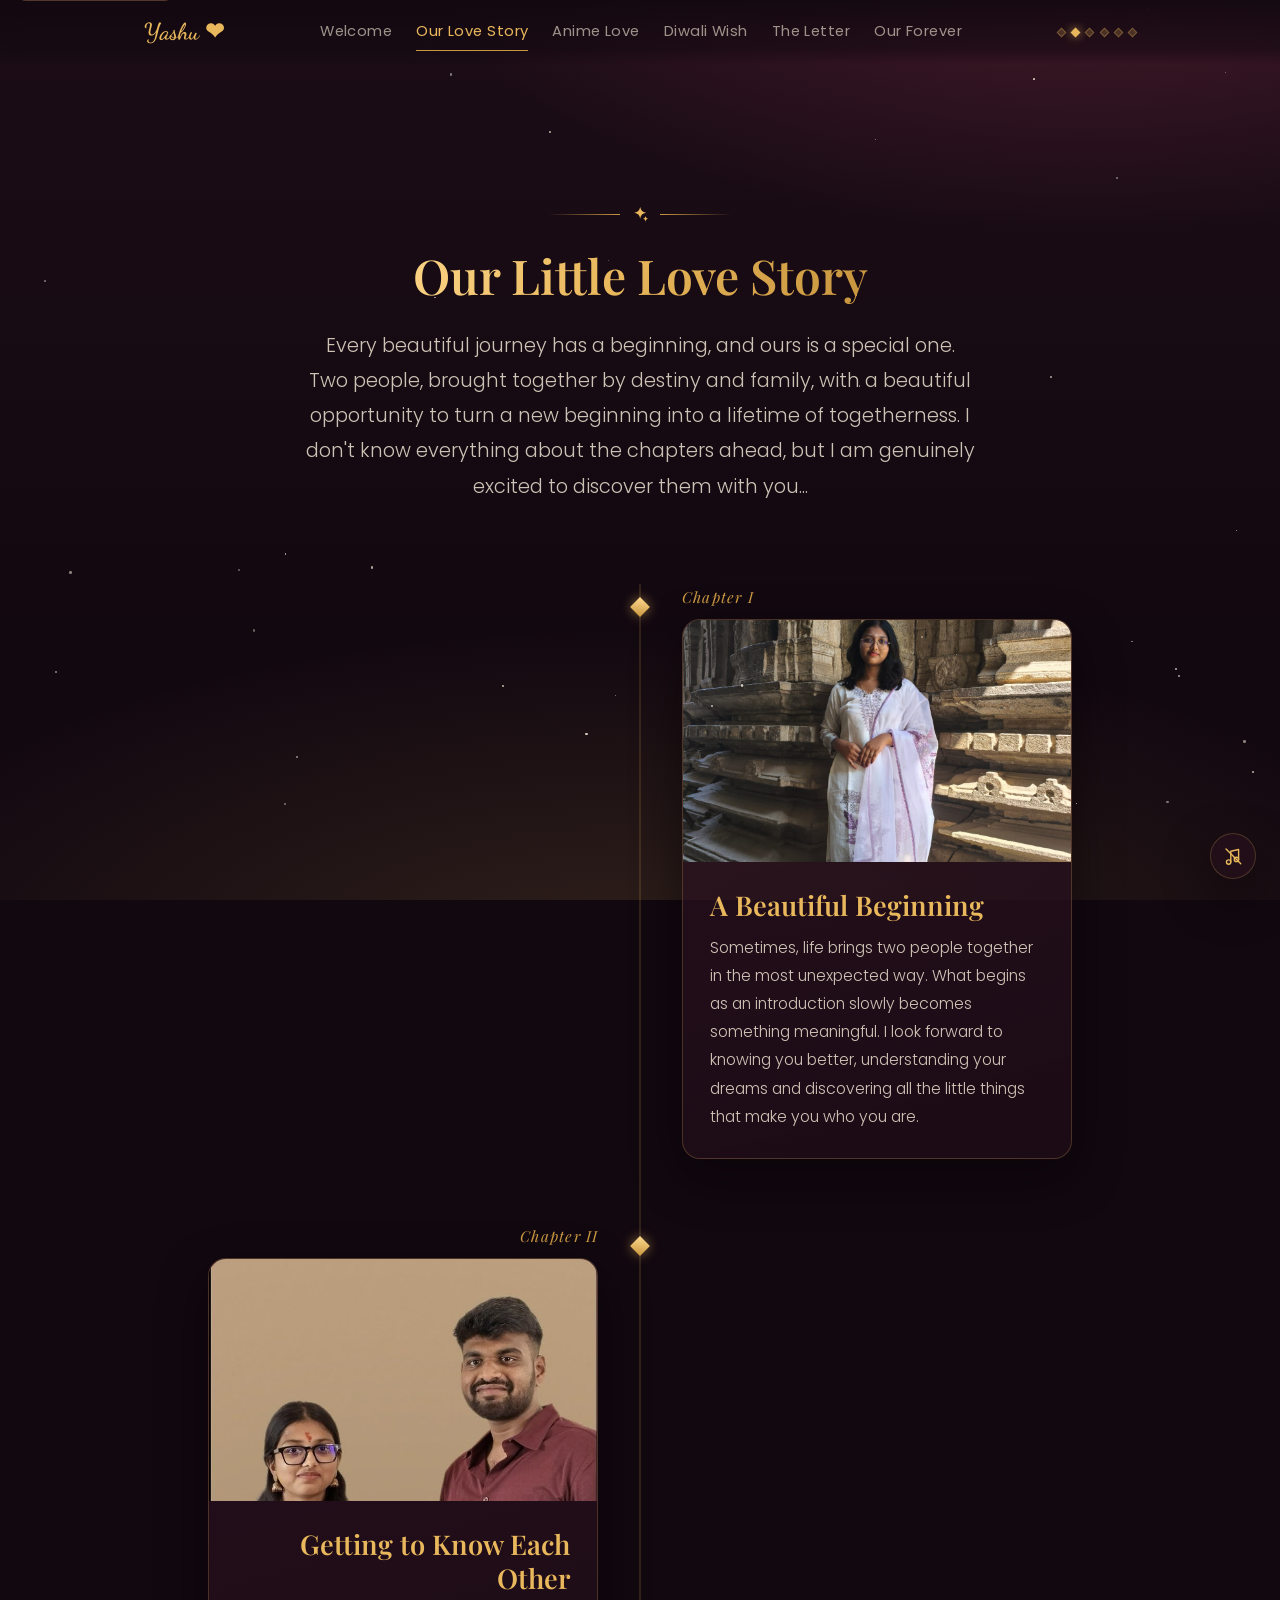
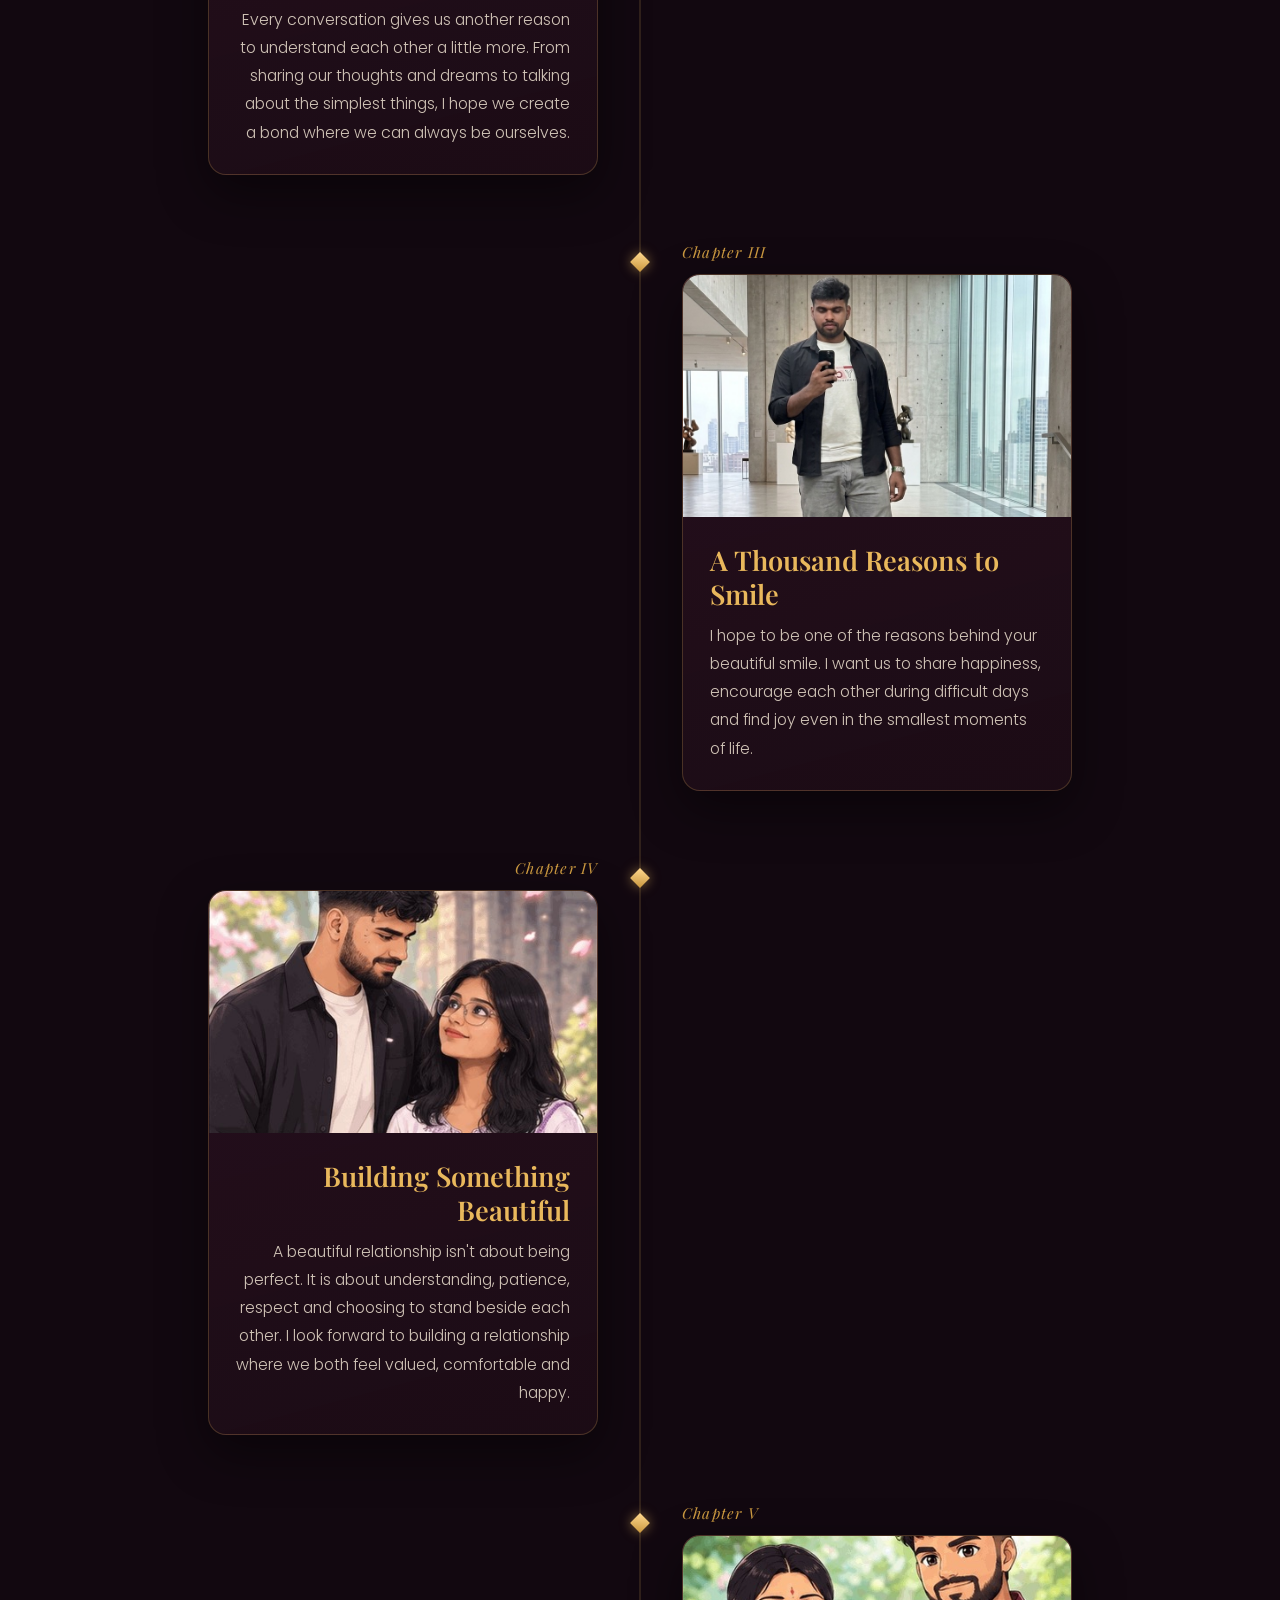
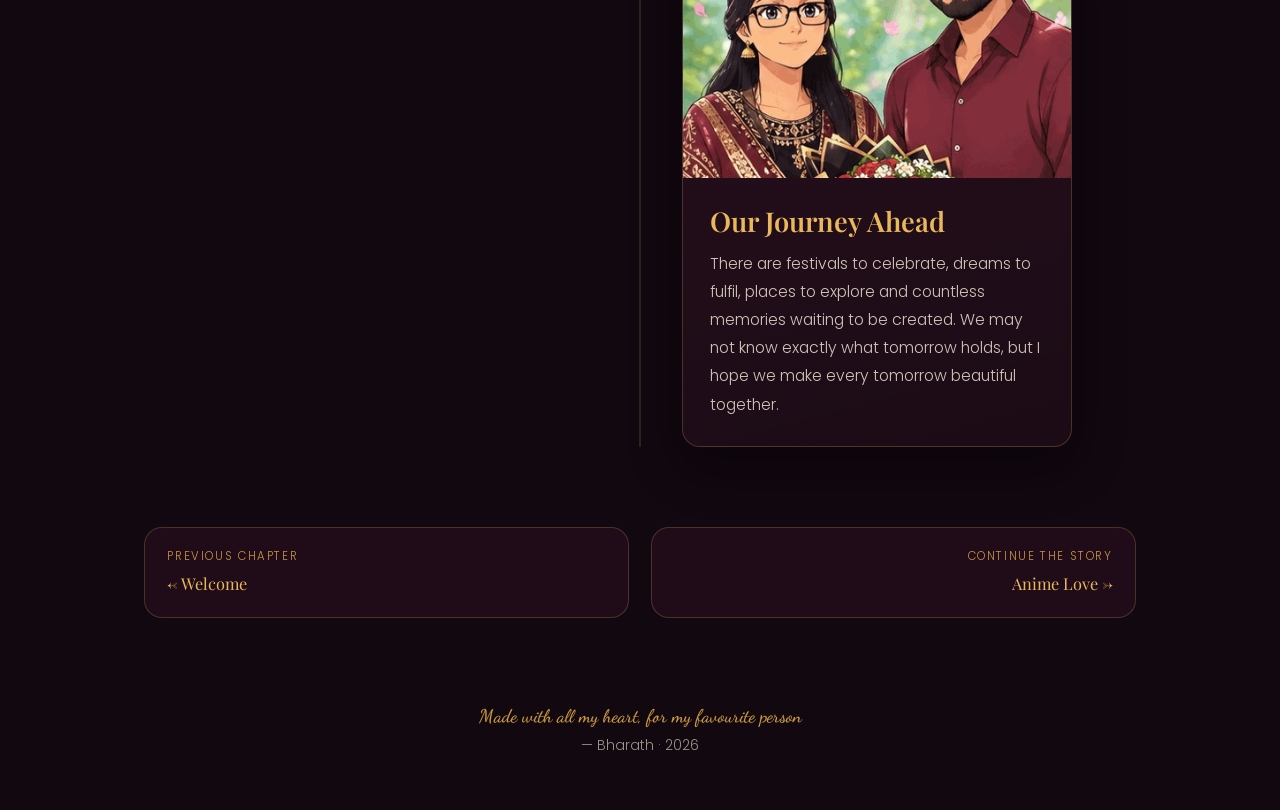
<file: story.html>
<!DOCTYPE html>
<html lang="en">
<head>
  <meta charset="UTF-8" />
  <meta name="viewport" content="width=device-width, initial-scale=1, viewport-fit=cover" />
  <title>Our Little Love Story · A Diwali Surprise</title>
  <meta name="description" content="Every love story is beautiful — but ours is my favourite. Walk through it with me." />
  <meta name="theme-color" content="#120810" />
  <link rel="icon" type="image/svg+xml" href="assets/icons/favicon.svg" />
  <link rel="preconnect" href="https://fonts.googleapis.com" />
  <link rel="preconnect" href="https://fonts.gstatic.com" crossorigin />
  <link
    href="https://fonts.googleapis.com/css2?family=Playfair+Display:ital,wght@0,400;0,600;0,700;1,400;1,600&family=Poppins:wght@300;400;500&family=Dancing+Script:wght@400;600;700&display=swap"
    rel="stylesheet"
  />
  <link rel="stylesheet" href="css/style.css" />
  <link rel="stylesheet" href="css/animations.css" />
  <link rel="stylesheet" href="css/responsive.css" />
</head>
<body data-page="story" data-ambient="stars petals sparks">
  <div class="ambient" aria-hidden="true"></div>
  <div class="page-enter-veil" aria-hidden="true"></div>
  <a class="skip-link" href="#main">Skip to the story</a>

  <header id="site-header" class="site-header"></header>

  <main id="main" class="page">
    <section class="wrap section" aria-labelledby="story-title">
      <div class="eyebrow-flourish" data-reveal>
        <svg viewBox="0 0 24 24" fill="currentColor" aria-hidden="true"><path d="M12 2.5c.9 4.6 3 6.7 7.6 7.6-4.6.9-6.7 3-7.6 7.6-.9-4.6-3-6.7-7.6-7.6 4.6-.9 6.7-3 7.6-7.6Z"/><path d="M19 14.5c.4 2.2 1.4 3.2 3.6 3.6-2.2.4-3.2 1.4-3.6 3.6-.4-2.2-1.4-3.2-3.6-3.6 2.2-.4 3.2-1.4 3.6-3.6Z"/></svg>
      </div>
      <h2 id="story-title" class="center gold-text" data-text="story.title" data-reveal>Our Little Love Story</h2>
      <p class="lede center" data-text="story.intro" data-reveal style="--reveal-delay:.15s">Every beautiful journey has a beginning, and ours is a special one. Two people, brought together by destiny and family, with a beautiful opportunity to turn a new beginning into a lifetime of togetherness. I don't know everything about the chapters ahead, but I am genuinely excited to discover them with you...</p>
    </section>

    <section class="timeline" aria-label="Chapters of our story">
      <div class="timeline-thread" aria-hidden="true"></div>

      <article class="tl-item" data-reveal>
        <span class="tl-node" aria-hidden="true"></span>
        <p class="tl-index">Chapter I</p>
        <div class="tl-card">
          <div class="photo-slot" data-photo="her" data-photo-alt="story.chapters.0.photoAlt">
            <div class="photo-fallback" aria-hidden="true">
              <span class="photo-fallback-initial"></span>
              <span class="photo-fallback-label"></span>
            </div>
            <img alt="" />
          </div>
          <div class="tl-body">
            <h3 data-text="story.chapters.0.title">A Beautiful Beginning</h3>
            <p data-text="story.chapters.0.text"></p>
          </div>
        </div>
      </article>

      <article class="tl-item" data-reveal style="--reveal-delay:.1s">
        <span class="tl-node" aria-hidden="true"></span>
        <p class="tl-index">Chapter II</p>
        <div class="tl-card">
          <div class="photo-slot" data-photo="us" data-photo-alt="story.chapters.1.photoAlt">
            <div class="photo-fallback" aria-hidden="true">
              <span class="photo-fallback-initial"></span>
              <span class="photo-fallback-label"></span>
            </div>
            <img alt="" />
          </div>
          <div class="tl-body">
            <h3 data-text="story.chapters.1.title">Getting to Know Each Other</h3>
            <p data-text="story.chapters.1.text"></p>
          </div>
        </div>
      </article>

      <article class="tl-item" data-reveal>
        <span class="tl-node" aria-hidden="true"></span>
        <p class="tl-index">Chapter III</p>
        <div class="tl-card">
          <div class="photo-slot photo-slot--face-high" data-photo="me" data-photo-alt="story.chapters.2.photoAlt">
            <div class="photo-fallback" aria-hidden="true">
              <span class="photo-fallback-initial"></span>
              <span class="photo-fallback-label"></span>
            </div>
            <img alt="" />
          </div>
          <div class="tl-body">
            <h3 data-text="story.chapters.2.title">A Thousand Reasons to Smile</h3>
            <p data-text="story.chapters.2.text"></p>
          </div>
        </div>
      </article>

      <article class="tl-item" data-reveal style="--reveal-delay:.1s">
        <span class="tl-node" aria-hidden="true"></span>
        <p class="tl-index">Chapter IV</p>
        <div class="tl-card">
          <div class="photo-slot" data-photo="chapter4" data-photo-alt="story.chapters.3.photoAlt">
            <div class="photo-fallback" aria-hidden="true">
              <span class="photo-fallback-initial"></span>
              <span class="photo-fallback-label"></span>
            </div>
            <img alt="" />
          </div>
          <div class="tl-body">
            <h3 data-text="story.chapters.3.title">Building Something Beautiful</h3>
            <p data-text="story.chapters.3.text"></p>
          </div>
        </div>
      </article>

      <article class="tl-item" data-reveal>
        <span class="tl-node" aria-hidden="true"></span>
        <p class="tl-index">Chapter V</p>
        <div class="tl-card">
          <div class="photo-slot" data-photo="chapter5" data-photo-alt="story.chapters.4.photoAlt">
            <div class="photo-fallback" aria-hidden="true">
              <span class="photo-fallback-initial"></span>
              <span class="photo-fallback-label"></span>
            </div>
            <img alt="" />
          </div>
          <div class="tl-body">
            <h3 data-text="story.chapters.4.title">Our Journey Ahead</h3>
            <p data-text="story.chapters.4.text"></p>
          </div>
        </div>
      </article>
    </section>

    <div id="story-nav" class="story-nav wrap"></div>
  </main>

  <footer class="site-footer">
    <span class="script" data-text="footer.line">Made with all my heart, for my favourite person</span>
    <p class="site-footer__line"><span data-text="footer.signature">— Bharath</span> · <span data-year>2026</span></p>
  </footer>

  <nav id="bottom-nav" class="bottom-nav" aria-label="Chapters"></nav>

  <button type="button" id="music-toggle" class="music-btn" aria-pressed="false">
    <svg class="icon-mute" viewBox="0 0 24 24" fill="none" stroke="currentColor" stroke-width="1.6" stroke-linecap="round" stroke-linejoin="round" aria-hidden="true">
      <path d="M9 18.5V6l9-2v11.5" />
      <circle cx="6.5" cy="18.5" r="2.5" />
      <circle cx="15.5" cy="15.5" r="2.5" />
      <path d="m3.5 3.5 17 17" />
    </svg>
    <svg class="icon-note" viewBox="0 0 24 24" fill="none" stroke="currentColor" stroke-width="1.6" stroke-linecap="round" stroke-linejoin="round" aria-hidden="true">
      <path d="M9 18.5V6l9-2v11.5" />
      <circle cx="6.5" cy="18.5" r="2.5" />
      <circle cx="15.5" cy="15.5" r="2.5" />
    </svg>
  </button>

  <script src="js/content.js"></script>
  <script src="js/navigation.js"></script>
  <script src="js/animations.js"></script>
  <script src="js/main.js"></script>
</body>
</html>
</file>
<file: css/style.css>
/* ==========================================================================
   STYLE — design system for the Diwali love story
   Candlelit burgundy night · diya gold · parchment cream · rose + lavender

   Fonts: Playfair Display (headings) · Poppins (body) · Dancing Script (hand)
   Mobile-first; breakpoints live in responsive.css.
   ========================================================================== */

/* ---------- tokens ---------- */
:root {
  /* night backgrounds */
  --night-0: #120810;
  --night-1: #1c0d17;
  --night-2: #2b1220;
  --burgundy: #5c1e33;
  --wine: #7b2d43;

  /* light */
  --gold: #e9b85c;
  --gold-deep: #c9973f;
  --gold-bright: #ffd98e;
  --candle: #ffc668;
  --gold-dim: rgba(233, 184, 92, 0.16);
  --gold-faint: rgba(233, 184, 92, 0.08);

  /* warmth */
  --cream: #f6ecd9;
  --cream-soft: rgba(246, 236, 217, 0.82);
  --cream-dim: rgba(246, 236, 217, 0.6);
  --parchment: #f3e9d5;
  --parchment-shade: #e7d9bc;
  --ink: #3d2a1e;

  /* romance */
  --rose: #e26a8d;
  --rose-deep: #b3314e;
  --lavender: #cdb4ea;

  /* structure */
  --card: rgba(43, 18, 32, 0.55);
  --card-line: rgba(233, 184, 92, 0.22);
  --shadow: 0 18px 50px rgba(0, 0, 0, 0.45);

  /* type */
  --font-display: "Playfair Display", Georgia, serif;
  --font-body: "Poppins", system-ui, sans-serif;
  --font-hand: "Dancing Script", "Segoe Script", cursive;

  --wrap: 42rem;
  --wrap-wide: 62rem;
  --radius: 18px;

  --bottom-nav-h: 64px;
}

/* ---------- reset & base ---------- */
*,
*::before,
*::after {
  box-sizing: border-box;
}

html {
  -webkit-text-size-adjust: 100%;
  scroll-behavior: smooth;
  /* belt-and-braces below the body clip: some mobile browsers (notably
     iOS Safari) can still drag sideways when only <body> clips */
  overflow-x: hidden;
  overflow-x: clip;
}

body {
  margin: 0;
  min-height: 100vh;
  font-family: var(--font-body);
  font-weight: 300;
  font-size: 1.02rem;
  line-height: 1.8;
  color: var(--cream);
  background-color: var(--night-0);
  background-image:
    radial-gradient(120% 70% at 50% 108%, rgba(233, 184, 92, 0.14) 0%, transparent 55%),
    radial-gradient(90% 60% at 85% -10%, rgba(123, 45, 67, 0.5) 0%, transparent 60%),
    linear-gradient(180deg, var(--night-1) 0%, var(--night-0) 70%);
  background-attachment: fixed;
  overflow-x: hidden;
}

/* every chapter tints the night a little differently */
body[data-page="anime"] {
  background-image:
    radial-gradient(110% 65% at 50% 105%, rgba(226, 106, 141, 0.16) 0%, transparent 55%),
    radial-gradient(80% 55% at 12% -8%, rgba(205, 180, 234, 0.14) 0%, transparent 60%),
    linear-gradient(180deg, #20101d 0%, var(--night-0) 75%);
}
body[data-page="diwali"] {
  background-image:
    radial-gradient(130% 75% at 50% 110%, rgba(255, 198, 104, 0.2) 0%, transparent 58%),
    radial-gradient(70% 45% at 88% -5%, rgba(179, 49, 78, 0.4) 0%, transparent 62%),
    linear-gradient(180deg, #241016 0%, var(--night-0) 72%);
}
body[data-page="letter"] {
  background-image:
    radial-gradient(85% 55% at 82% 12%, rgba(255, 198, 104, 0.13) 0%, transparent 58%),
    radial-gradient(90% 55% at 10% 100%, rgba(123, 45, 67, 0.42) 0%, transparent 60%),
    linear-gradient(180deg, #190c13 0%, var(--night-0) 70%);
}
body[data-page="forever"] {
  background-image:
    radial-gradient(60% 42% at 78% 8%, rgba(205, 180, 234, 0.17) 0%, transparent 60%),
    radial-gradient(110% 62% at 50% 108%, rgba(226, 106, 141, 0.14) 0%, transparent 55%),
    linear-gradient(180deg, #14101f 0%, var(--night-0) 68%);
}

img {
  max-width: 100%;
  display: block;
}

h1,
h2,
h3 {
  font-family: var(--font-display);
  font-weight: 600;
  line-height: 1.22;
  margin: 0 0 0.5em;
  color: var(--cream);
}

h1 {
  font-size: clamp(2.5rem, 9vw, 4.3rem);
  letter-spacing: 0.01em;
}

h2 {
  font-size: clamp(1.9rem, 6.5vw, 3rem);
}

p {
  margin: 0 0 1.1em;
}

a {
  color: var(--gold);
  text-decoration-color: rgba(233, 184, 92, 0.4);
  text-underline-offset: 0.2em;
}

::selection {
  background: rgba(233, 184, 92, 0.35);
  color: #fff8ea;
}

:focus-visible {
  outline: 2px solid var(--gold-bright);
  outline-offset: 3px;
  border-radius: 4px;
}

.skip-link {
  position: absolute;
  left: 1rem;
  top: -3rem;
  z-index: 60;
  padding: 0.55rem 1rem;
  background: var(--night-2);
  border: 1px solid var(--card-line);
  border-radius: 10px;
  color: var(--cream);
  transition: top 0.25s ease;
}
.skip-link:focus {
  top: 1rem;
}

/* ---------- typography accents ---------- */
.gold-text {
  background: linear-gradient(104deg, var(--gold-bright) 8%, var(--gold) 46%, var(--gold-deep) 82%);
  -webkit-background-clip: text;
  background-clip: text;
  -webkit-text-fill-color: transparent;
  color: transparent;
}

.script {
  font-family: var(--font-hand);
  font-weight: 600;
  color: var(--gold);
  font-size: 1.35em;
  line-height: 1.4;
}

.lede {
  font-size: clamp(1.05rem, 4vw, 1.22rem);
  color: var(--cream-soft);
}

/* ---------- layout ---------- */
.page {
  position: relative;
  padding: clamp(4.6rem, 12vw, 6.5rem) 1.15rem 2.5rem;
  min-height: 100dvh;
}

.wrap {
  width: 100%;
  max-width: var(--wrap);
  margin: 0 auto;
}

.wrap-wide {
  max-width: var(--wrap-wide);
}

.section {
  position: relative;
  margin-block: clamp(3rem, 9vw, 5rem);
}

.center {
  text-align: center;
}

.eyebrow-flourish {
  display: flex;
  align-items: center;
  justify-content: center;
  gap: 0.7rem;
  color: var(--gold-deep);
  margin-bottom: 1.4rem;
}
.eyebrow-flourish::before,
.eyebrow-flourish::after {
  content: "";
  height: 1px;
  width: clamp(2.2rem, 9vw, 4.5rem);
  background: linear-gradient(90deg, transparent, var(--gold-deep));
}
.eyebrow-flourish::after {
  background: linear-gradient(90deg, var(--gold-deep), transparent);
}
.eyebrow-flourish svg {
  width: 1.15rem;
  height: 1.15rem;
  color: var(--gold);
}

/* ---------- buttons ---------- */
.btn {
  display: inline-flex;
  align-items: center;
  justify-content: center;
  gap: 0.55rem;
  padding: 0.95rem 1.9rem;
  border-radius: 999px;
  border: 1px solid rgba(233, 184, 92, 0.55);
  font-family: var(--font-body);
  font-weight: 500;
  font-size: 1rem;
  letter-spacing: 0.02em;
  color: #2b1206;
  background: linear-gradient(160deg, var(--gold-bright), var(--gold) 55%, var(--gold-deep));
  box-shadow: 0 10px 30px rgba(233, 184, 92, 0.28), inset 0 1px 0 rgba(255, 255, 255, 0.45);
  cursor: pointer;
  text-decoration: none;
  transition: transform 0.25s ease, box-shadow 0.25s ease, filter 0.25s ease;
  min-height: 48px;
}
.btn:hover {
  transform: translateY(-2px);
  box-shadow: 0 16px 38px rgba(233, 184, 92, 0.4), inset 0 1px 0 rgba(255, 255, 255, 0.45);
  filter: brightness(1.04);
}
.btn:active {
  transform: translateY(0);
}
.btn:disabled {
  cursor: default;
  filter: saturate(0.55) brightness(0.8);
  transform: none;
  box-shadow: 0 6px 18px rgba(0, 0, 0, 0.35);
  opacity: 0.8;
}
.btn--done {
  background: linear-gradient(160deg, #b9955b, var(--gold-deep));
}

.btn--ghost {
  background: transparent;
  color: var(--gold);
  border: 1px solid rgba(233, 184, 92, 0.45);
  box-shadow: none;
}
.btn--ghost:hover {
  background: var(--gold-faint);
  box-shadow: none;
}

.btn--heart {
  background: linear-gradient(160deg, #f29bb4, var(--rose) 55%, var(--rose-deep));
  border-color: rgba(242, 155, 180, 0.65);
  color: #33060f;
  box-shadow: 0 10px 30px rgba(226, 106, 141, 0.3);
}

/* ---------- header (desktop) ---------- */
.site-header {
  position: fixed;
  inset: 0 0 auto;
  z-index: 40;
  padding: 0.7rem 1.2rem;
  background: linear-gradient(180deg, rgba(18, 8, 16, 0.92), rgba(18, 8, 16, 0.55) 76%, transparent);
  backdrop-filter: blur(9px);
  -webkit-backdrop-filter: blur(9px);
}
.site-header__inner {
  max-width: var(--wrap-wide);
  margin: 0 auto;
  display: flex;
  align-items: center;
  justify-content: space-between;
  gap: 1.2rem;
}
.wordmark {
  font-family: var(--font-hand);
  font-weight: 600;
  font-size: 1.45rem;
  color: var(--gold);
  text-decoration: none;
  white-space: nowrap;
  padding: 0.25rem 0.4rem; /* keeps the home link at a thumb-friendly 44px+ */
  margin: -0.25rem -0.4rem; /* optically unchanged position */
}
.nav-links {
  display: none;
  gap: 1.5rem;
}
.nav-link {
  color: var(--cream-dim);
  text-decoration: none;
  font-size: 0.92rem;
  font-weight: 400;
  letter-spacing: 0.03em;
  padding: 0.35rem 0;
  border-bottom: 1px solid transparent;
  transition: color 0.25s ease, border-color 0.25s ease;
}
.nav-link:hover {
  color: var(--gold-bright);
}
.nav-link--active {
  color: var(--gold);
  border-bottom-color: var(--gold-deep);
}
.progress-dots {
  display: flex;
  gap: 0.45rem;
  align-items: center;
}
.dot {
  width: 7px;
  height: 7px;
  transform: rotate(45deg);
  background: rgba(233, 184, 92, 0.22);
  border: 1px solid rgba(233, 184, 92, 0.3);
}
.dot--active {
  background: var(--gold);
  box-shadow: 0 0 10px rgba(233, 184, 92, 0.8);
}

/* ---------- mobile bottom nav ---------- */
.bottom-nav {
  position: fixed;
  left: 50%;
  transform: translateX(-50%);
  bottom: 0;
  z-index: 41;
  width: min(30rem, 100%);
  height: calc(var(--bottom-nav-h) + env(safe-area-inset-bottom, 0px));
  padding: 0 0.4rem env(safe-area-inset-bottom, 0px);
  display: flex;
  align-items: stretch;
  justify-content: space-around;
  background: rgba(24, 11, 19, 0.88);
  backdrop-filter: blur(14px);
  -webkit-backdrop-filter: blur(14px);
  border: 1px solid var(--card-line);
  border-bottom: none;
  border-radius: 20px 20px 0 0;
}
.bn-item {
  flex: 1;
  display: flex;
  flex-direction: column;
  align-items: center;
  justify-content: center;
  gap: 0.14rem;
  text-decoration: none;
  color: var(--cream-dim);
  min-width: 44px;
  position: relative;
  transition: color 0.25s ease;
}
.bn-item svg {
  width: 1.45rem;
  height: 1.45rem;
}
.bn-label {
  font-size: 0.58rem;
  letter-spacing: 0.04em;
}
.bn-item--active {
  color: var(--gold-bright);
}
.bn-item--active::before {
  content: "";
  position: absolute;
  top: 0;
  width: 2.4rem;
  height: 2px;
  border-radius: 2px;
  background: linear-gradient(90deg, transparent, var(--gold), transparent);
  box-shadow: 0 0 12px rgba(233, 184, 92, 0.7);
}

/* ---------- prev / next chapter ---------- */
.story-nav {
  margin: clamp(3.4rem, 10vw, 5rem) auto 1rem;
}
.story-nav__inner {
  display: flex;
  gap: 0.9rem;
  justify-content: space-between;
  align-items: stretch;
}
.story-nav__link {
  flex: 1 1 0;
  display: flex;
  flex-direction: column;
  gap: 0.15rem;
  padding: 1rem 1.1rem;
  border: 1px solid var(--card-line);
  border-radius: var(--radius);
  background: var(--card);
  text-decoration: none;
  color: var(--cream);
  cursor: pointer;
  font-family: var(--font-body);
  transition: border-color 0.25s ease, transform 0.25s ease, background 0.25s ease;
}
.story-nav__link:hover {
  border-color: rgba(233, 184, 92, 0.5);
  transform: translateY(-2px);
  background: rgba(92, 30, 51, 0.45);
}
.story-nav__next {
  text-align: right;
  align-items: flex-end;
}
.story-nav__dir {
  font-size: 0.72rem;
  letter-spacing: 0.14em;
  text-transform: uppercase;
  color: var(--gold-deep);
}
.story-nav__title {
  font-family: var(--font-display);
  font-size: 1.02rem;
  color: var(--gold);
}
.story-nav__link--muted {
  opacity: 0.6;
  cursor: default;
}

/* ---------- music toggle ---------- */
.music-btn {
  position: fixed;
  right: 1rem;
  bottom: calc(var(--bottom-nav-h) + env(safe-area-inset-bottom, 0px) + 0.9rem);
  z-index: 42;
  width: 46px;
  height: 46px;
  border-radius: 50%;
  border: 1px solid var(--card-line);
  background: rgba(36, 16, 27, 0.85);
  color: var(--gold);
  display: grid;
  place-items: center;
  cursor: pointer;
  backdrop-filter: blur(8px);
  -webkit-backdrop-filter: blur(8px);
  box-shadow: var(--shadow);
  transition: transform 0.25s ease, color 0.25s ease, border-color 0.25s ease;
}
.music-btn:hover {
  transform: scale(1.07);
  border-color: rgba(233, 184, 92, 0.5);
}
.music-btn svg {
  width: 1.3rem;
  height: 1.3rem;
}
.music-btn .icon-mute {
  display: block;
}
.music-btn .icon-note {
  display: none;
}
.music-btn.is-playing .icon-mute {
  display: none;
}
.music-btn.is-playing .icon-note {
  display: block;
  animation: note-bounce 1.6s ease-in-out infinite;
}
.music-btn.is-playing {
  color: var(--gold-bright);
  border-color: rgba(233, 184, 92, 0.6);
  box-shadow: 0 0 22px rgba(233, 184, 92, 0.35), var(--shadow);
}
.music-btn.is-unavailable {
  opacity: 0.45;
  pointer-events: none;
}

/* ---------- footer ---------- */
.site-footer {
  position: relative;
  text-align: center;
  padding: 1.4rem 1.2rem calc(var(--bottom-nav-h) + env(safe-area-inset-bottom, 0px) + 4.6rem);
  color: var(--cream-dim);
  font-size: 0.88rem;
}
.site-footer .script {
  font-size: 1.15rem;
  color: var(--gold-deep);
}
.site-footer__line {
  margin: 0.15rem 0 0;
}

/* ---------- photo slots ---------- */
.photo-slot {
  position: relative;
  overflow: hidden;
  border-radius: calc(var(--radius) - 4px);
  background: linear-gradient(150deg, #38152a, #1e0c16);
  aspect-ratio: 4 / 3;
}
.photo-slot img {
  width: 100%;
  height: 100%;
  object-fit: cover;
  opacity: 0;
  transition: opacity 0.8s ease;
}
.photo-slot img.is-loaded {
  opacity: 1;
}
/* Portrait photos with the face near the top edge: the wide 16:10
   timeline slot crops vertically, so anchor the crop high. */
.photo-slot--face-high img {
  object-position: 50% 20%;
}
.photo-fallback {
  position: absolute;
  inset: 0;
  display: flex;
  flex-direction: column;
  align-items: center;
  justify-content: center;
  gap: 0.3rem;
  color: var(--gold-deep);
}
.photo-fallback-initial {
  font-family: var(--font-display);
  font-size: 3.2rem;
  color: var(--gold);
  opacity: 0.85;
}
.photo-fallback-label {
  font-size: 0.78rem;
  font-style: italic;
  color: var(--cream-dim);
  padding: 0 1rem;
  text-align: center;
}
.photo-slot--empty .photo-fallback {
  border: 1px dashed rgba(233, 184, 92, 0.3);
  border-radius: inherit;
}

/* ==========================================================================
   PAGE 1 · WELCOME HERO
   ========================================================================== */
.hero {
  position: relative;
  display: flex;
  flex-direction: column;
  align-items: center;
  justify-content: center;
  text-align: center;
  min-height: calc(100dvh - 3rem);
  padding: 1rem 0.4rem 2rem;
}
.hero__diyas {
  display: flex;
  gap: clamp(1.4rem, 7vw, 3.2rem);
  margin-bottom: clamp(1.6rem, 6vw, 2.8rem);
}
.hero__diyas .diya {
  width: clamp(3.2rem, 11vw, 4.6rem);
}
.hero__title {
  margin-bottom: 0.35em;
  text-shadow: 0 0 34px rgba(233, 184, 92, 0.35);
}
.hero__sub {
  max-width: 26rem;
  color: var(--cream-soft);
  font-size: clamp(1.02rem, 4.2vw, 1.18rem);
  margin: 0 auto clamp(2rem, 7vw, 2.8rem);
}

/* surprise + finale overlays are authored with display:grid — keep the
   hidden attribute authoritative so the closed overlay never blocks clicks */
.surprise-overlay[hidden],
.finale-overlay[hidden] {
  display: none;
}

/* surprise overlay */
.surprise-overlay {
  position: fixed;
  inset: 0;
  z-index: 50;
  display: grid;
  place-items: center;
  padding: 1.4rem;
  background: radial-gradient(90% 70% at 50% 65%, rgba(92, 30, 51, 0.88), rgba(12, 5, 10, 0.94));
  opacity: 0;
  transition: opacity 0.5s ease;
}
.surprise-overlay.is-open {
  opacity: 1;
}
.surprise-card {
  position: relative;
  max-width: 24rem;
  text-align: center;
  padding: clamp(1.8rem, 7vw, 2.6rem);
  border-radius: 24px;
  border: 1px solid var(--card-line);
  background: linear-gradient(165deg, rgba(59, 22, 41, 0.92), rgba(28, 12, 21, 0.94));
  box-shadow: 0 30px 80px rgba(0, 0, 0, 0.6), 0 0 60px rgba(233, 184, 92, 0.12);
  transform: translateY(14px) scale(0.97);
  transition: transform 0.55s cubic-bezier(0.2, 0.9, 0.3, 1.2);
}
.surprise-overlay.is-open .surprise-card {
  transform: translateY(0) scale(1);
}
.surprise-card .script {
  font-size: 1.6rem;
  display: block;
  margin-bottom: 0.6rem;
}
.surprise-card p {
  color: var(--cream-soft);
}
.surprise-card .btn {
  margin-top: 1.1rem;
}

/* ==========================================================================
   PAGE 2 · STORY TIMELINE
   ========================================================================== */
.timeline {
  position: relative;
  margin-top: clamp(2.4rem, 8vw, 4rem);
  padding-left: 2.4rem;
}
.timeline-thread {
  position: absolute;
  left: 9px;
  top: 0;
  bottom: 0;
  width: 2px;
  background: linear-gradient(180deg, var(--gold), var(--rose));
  transform-origin: top;
  transform: scaleY(0.04);
}
.timeline::before {
  content: "";
  position: absolute;
  left: 9px;
  top: 0;
  bottom: 0;
  width: 2px;
  background: rgba(233, 184, 92, 0.14);
}
.tl-item {
  position: relative;
  margin-bottom: clamp(2.6rem, 9vw, 4rem);
}
.tl-item:last-child {
  margin-bottom: 0;
}
.tl-node {
  position: absolute;
  left: calc(-2.4rem + 3px);
  top: 0.55rem;
  width: 14px;
  height: 14px;
  transform: rotate(45deg);
  background: linear-gradient(140deg, var(--gold-bright), var(--gold-deep));
  box-shadow: 0 0 12px rgba(233, 184, 92, 0.55);
}
.tl-index {
  font-family: var(--font-display);
  font-style: italic;
  font-size: 0.95rem;
  color: var(--gold-deep);
  letter-spacing: 0.08em;
  margin-bottom: 0.2rem;
}
.tl-card {
  border: 1px solid var(--card-line);
  border-radius: var(--radius);
  background: linear-gradient(165deg, rgba(52, 20, 38, 0.62), rgba(30, 13, 23, 0.78));
  box-shadow: var(--shadow);
  overflow: hidden;
}
.tl-card .photo-slot {
  border-radius: 0;
  aspect-ratio: 16 / 10;
}
.tl-body {
  padding: clamp(1.2rem, 5vw, 1.7rem);
}
.tl-body h3 {
  font-size: clamp(1.35rem, 5vw, 1.7rem);
  color: var(--gold);
  margin-bottom: 0.4em;
}
.tl-body p {
  margin-bottom: 0;
  color: var(--cream-soft);
  font-size: 0.98rem;
}

/* ==========================================================================
   PAGE 3 · ANIME STAGE
   ========================================================================== */
.anime-stage {
  position: relative;
  --mx: 0.5;
  --my: 0.5;
}
.anime-holder {
  margin-top: clamp(1.8rem, 7vw, 2.8rem);
}
.anime-frame {
  position: relative;
  margin: 0 auto;
  max-width: min(30rem, 100%);
  padding: 10px;
  border-radius: 22px;
  background: linear-gradient(150deg, rgba(233, 184, 92, 0.5), rgba(226, 106, 141, 0.35) 45%, rgba(205, 180, 234, 0.4));
  box-shadow:
    0 24px 70px rgba(0, 0, 0, 0.55),
    0 0 46px rgba(226, 106, 141, 0.22),
    0 0 90px rgba(233, 184, 92, 0.14);
}
.anime-frame::after {
  content: "";
  position: absolute;
  inset: -40px;
  border-radius: 40px;
  background: radial-gradient(
    42% 42% at calc(var(--mx) * 100%) calc(var(--my) * 100%),
    rgba(255, 217, 142, 0.12),
    transparent 70%
  );
  pointer-events: none;
  transition: background 0.4s ease;
}
.anime-frame img,
.anime-sprite {
  display: block;
  width: 100%;
  border-radius: 14px;
}
.anime-sprite {
  background-position: 0 0;
  background-size: var(--sheet-width, cover);
}
.anime-caption {
  margin: clamp(1.6rem, 6vw, 2.4rem) auto 0;
  max-width: 27rem;
  font-family: var(--font-hand);
  font-weight: 600;
  font-size: clamp(1.35rem, 5.4vw, 1.7rem);
  line-height: 1.5;
  color: var(--gold);
  text-align: center;
}
.anime-message {
  margin: 1.2rem auto 0;
  max-width: 26rem;
  text-align: center;
  color: var(--cream-soft);
}
.anime-frame--missing {
  aspect-ratio: 4 / 3;
  display: grid;
  place-items: center;
}
.anime-missing-note {
  color: var(--cream-dim);
  font-size: 0.9rem;
  padding: 1rem;
  text-align: center;
}
.anime-missing-note code {
  color: var(--gold);
}

/* ==========================================================================
   PAGE 4 · DIWALI RITUAL
   ========================================================================== */
.garland {
  display: flex;
  justify-content: center;
  gap: 0.5rem;
  margin-bottom: 1.6rem;
  font-size: 1.2rem;
  filter: saturate(0.9);
}
.garland span {
  animation: garland-sway 3.6s ease-in-out infinite;
  transform-origin: top center;
}
.garland span:nth-child(2n) {
  animation-delay: -1.2s;
}
.garland span:nth-child(3n) {
  animation-delay: -2.1s;
}

.diwali-card {
  position: relative;
  border: 1px solid var(--card-line);
  border-radius: 24px;
  background: linear-gradient(170deg, rgba(70, 26, 44, 0.6), rgba(30, 13, 23, 0.85));
  box-shadow: var(--shadow);
  padding: clamp(1.6rem, 6.5vw, 2.8rem);
}
.rangoli-corner {
  position: absolute;
  width: 74px;
  height: 74px;
  color: var(--gold-deep);
  opacity: 0.55;
  pointer-events: none;
}
.rangoli-corner svg {
  width: 100%;
  height: 100%;
}
.rangoli-corner--tl {
  top: 10px;
  left: 10px;
}
.rangoli-corner--tr {
  top: 10px;
  right: 10px;
  transform: scaleX(-1);
}
.rangoli-corner--bl {
  bottom: 10px;
  left: 10px;
  transform: scaleY(-1);
}
.rangoli-corner--br {
  bottom: 10px;
  right: 10px;
  transform: scale(-1);
}
.diwali-message p {
  color: var(--cream-soft);
  font-size: clamp(0.99rem, 3.9vw, 1.1rem);
}
.diwali-message p:last-child {
  font-family: var(--font-display);
  font-size: clamp(1.2rem, 5vw, 1.5rem);
  color: var(--gold);
  margin-bottom: 0;
}

.diwali-ritual {
  margin-top: clamp(2.2rem, 8vw, 3.4rem);
  text-align: center;
}
.diya-hint {
  font-size: 0.85rem;
  color: var(--cream-dim);
  font-style: italic;
  min-height: 1.6em;
  margin-bottom: 0.9rem;
}
.diya-row {
  display: flex;
  justify-content: center;
  gap: clamp(0.9rem, 5vw, 2.2rem);
  margin-bottom: clamp(2rem, 8vw, 3rem);
}
.diya-row .diya {
  width: clamp(3.6rem, 13vw, 4.8rem);
}

/* the diya itself (SVG) */
.diya {
  position: relative;
  background: none;
  border: none;
  padding: 0;
  cursor: pointer;
  color: var(--gold-deep);
  transition: transform 0.3s ease;
}
button.diya:hover {
  transform: translateY(-3px);
}
/* the grand diya is scenery — it must not invite taps */
div.diya {
  cursor: default;
}
.diya svg {
  display: block;
  width: 100%;
  height: auto;
  overflow: visible;
}
.diya .flame {
  opacity: 0;
  transform-origin: 50% 90%;
  transform: scale(0.2);
  transition: opacity 0.5s ease, transform 0.6s cubic-bezier(0.2, 1.2, 0.3, 1.4);
}
.diya .flame-core {
  transform-origin: 50% 90%;
}
.diya .halo {
  opacity: 0;
  transition: opacity 0.7s ease;
}
.diya--lit {
  cursor: default;
  color: var(--gold);
}
.diya--lit .flame {
  opacity: 1;
  transform: scale(1);
  animation: flame-dance 2.6s ease-in-out infinite;
}
.diya--lit .flame-core {
  animation: flame-sway 2.2s ease-in-out infinite;
}
.diya--lit .halo {
  opacity: 0.85;
  animation: halo-pulse 3s ease-in-out infinite;
}
.diya--lit .bowl {
  fill: url(#bowlLit);
}

.grand-diya-wrap {
  display: grid;
  justify-items: center;
  gap: 1.4rem;
}
.grand-diya {
  width: clamp(7.5rem, 30vw, 10.5rem);
}
.diya-lit-message {
  max-width: 26rem;
  margin: 1.6rem auto 0;
  padding: clamp(1.2rem, 5vw, 1.8rem);
  border-radius: var(--radius);
  border: 1px solid rgba(233, 184, 92, 0.35);
  background: linear-gradient(165deg, rgba(92, 30, 51, 0.72), rgba(30, 13, 23, 0.9));
  color: var(--cream);
  font-size: 1rem;
  box-shadow: 0 0 40px rgba(233, 184, 92, 0.14), var(--shadow);
  opacity: 0;
  transform: translateY(10px);
  transition: opacity 0.7s ease, transform 0.7s ease;
}
.diya-lit-message.is-open {
  opacity: 1;
  transform: translateY(0);
}
.diya-lit-message .script {
  display: block;
  font-size: 1.3rem;
  margin-bottom: 0.4rem;
}

#spark-rain {
  position: fixed;
  inset: 0;
  z-index: 43;
  pointer-events: none;
}

/* ==========================================================================
   PAGE 5 · LETTER
   ========================================================================== */
.letter-teaser {
  text-align: center;
  max-width: 24rem;
  margin: 0 auto;
  transition: opacity 0.5s ease, transform 0.5s ease;
}
.letter-teaser.is-opened {
  opacity: 0;
  pointer-events: none;
  height: 0;
  margin: 0;
  overflow: hidden;
}
.letter-teaser p {
  color: var(--cream-soft);
  font-family: var(--font-hand);
  font-size: 1.5rem;
  font-weight: 600;
}
.letter-teaser small {
  display: block;
  color: var(--cream-dim);
  font-size: 0.82rem;
  margin-top: -0.6rem;
  margin-bottom: 1.6rem;
}

/* envelope */
.envelope-scene {
  display: grid;
  justify-items: center;
  min-height: 0;
}
.envelope {
  position: relative;
  width: min(21rem, 88vw);
  aspect-ratio: 10 / 7;
  margin: 1.2rem auto 0;
  perspective: 900px;
  transition: opacity 0.5s ease, transform 0.6s ease;
}
.envelope.is-gone {
  opacity: 0;
  transform: scale(0.94);
  pointer-events: none;
  position: absolute;
  visibility: hidden;
}
.env-body {
  position: absolute;
  inset: 0;
  border-radius: 10px;
  background: linear-gradient(170deg, #f7efdd, #e9dcc0);
  box-shadow: 0 22px 60px rgba(0, 0, 0, 0.5);
}
.env-flap {
  position: absolute;
  left: 0;
  right: 0;
  top: 0;
  height: 55%;
  background: linear-gradient(180deg, #efe3c8, #e2d2ae);
  clip-path: polygon(0 0, 100% 0, 50% 100%);
  transform-origin: top center;
  transition: transform 0.9s cubic-bezier(0.5, 0, 0.2, 1);
  z-index: 3;
  border-radius: 10px 10px 0 0;
}
.envelope.is-opening .env-flap {
  transform: rotateX(178deg);
  z-index: 1;
}
.env-paper-peek {
  position: absolute;
  left: 8%;
  right: 8%;
  top: 12%;
  bottom: 18%;
  background: linear-gradient(180deg, #faf4e4, #f1e6cb);
  border-radius: 6px;
  z-index: 2;
  transform: translateY(6%);
  transition: transform 0.9s ease 0.35s;
}
.envelope.is-opening .env-paper-peek {
  transform: translateY(-46%);
}
.env-seal {
  position: absolute;
  left: 50%;
  top: 50%;
  z-index: 4;
  width: 3.2rem;
  height: 3.2rem;
  margin: -1.6rem 0 0 -1.6rem;
  border-radius: 50%;
  display: grid;
  place-items: center;
  background: radial-gradient(circle at 34% 30%, #d95a76, var(--rose-deep) 58%, #7e1f36);
  color: #ffd7df;
  font-size: 1.15rem;
  box-shadow: 0 6px 18px rgba(126, 31, 54, 0.55), inset 0 2px 3px rgba(255, 255, 255, 0.28);
  transition: opacity 0.4s ease, transform 0.4s ease;
}
.envelope.is-opening .env-seal {
  opacity: 0;
  transform: scale(0.6) rotate(-14deg);
}

/* the letter paper */
.letter-paper {
  max-width: 32rem;
  margin: 0 auto;
  padding: clamp(1.7rem, 7vw, 2.8rem) clamp(1.3rem, 6vw, 2.4rem);
  background:
    linear-gradient(180deg, rgba(61, 42, 30, 0.05) 0 2px, transparent 2px 100%),
    repeating-linear-gradient(180deg, transparent 0 34px, rgba(61, 42, 30, 0.08) 34px 35px),
    linear-gradient(170deg, #f8f1df 0%, var(--parchment) 55%, var(--parchment-shade) 100%);
  border-radius: 6px;
  box-shadow: 0 26px 70px rgba(0, 0, 0, 0.55), inset 0 0 60px rgba(61, 42, 30, 0.08);
  color: var(--ink);
  transform: translateY(24px);
  opacity: 0;
  transition: opacity 0.8s ease, transform 0.8s ease;
}
.letter-paper.is-open {
  opacity: 1;
  transform: translateY(0);
}
.letter-greeting {
  font-family: var(--font-hand);
  font-weight: 600;
  font-size: clamp(1.9rem, 7vw, 2.4rem);
  color: #8a3247;
  margin: 0 0 1rem;
}
.letter-body .letter-line {
  min-height: 1.5em;
  font-size: clamp(0.98rem, 3.9vw, 1.06rem);
  line-height: 35px;
  margin-bottom: 0.4em;
}
.letter-sign {
  margin-top: 1.4rem;
  text-align: right;
}
.letter-sign-pre {
  display: block;
  font-size: 0.95rem;
}
.letter-sign-name {
  display: block;
  font-family: var(--font-hand);
  font-weight: 600;
  font-size: clamp(1.7rem, 6.5vw, 2.1rem);
  color: #8a3247;
}
.type-caret {
  display: inline-block;
  width: 2px;
  height: 1.05em;
  margin-left: 2px;
  background: #8a3247;
  vertical-align: -0.18em;
  animation: caret-blink 0.9s steps(1) infinite;
}
.skip-type {
  display: block;
  margin: 1.2rem auto 0;
  background: none;
  border: none;
  color: rgba(138, 50, 71, 0.75);
  font-size: 0.85rem;
  font-style: italic;
  cursor: pointer;
  text-decoration: underline;
  text-underline-offset: 0.25em;
  min-height: 44px;
  padding: 0.5rem 1rem;
}
.letter-paper--done .skip-type {
  display: none;
}

/* ==========================================================================
   PAGE 6 · FOREVER
   ========================================================================== */
.forever-hero {
  text-align: center;
}
.moon {
  position: absolute;
  top: clamp(4.5rem, 14vw, 7rem);
  right: 8%;
  width: clamp(4.2rem, 16vw, 6.5rem);
  aspect-ratio: 1;
  border-radius: 50%;
  background: radial-gradient(circle at 38% 36%, #fff7e6, #f4dfae 55%, #d9bd83);
  box-shadow: 0 0 44px rgba(255, 240, 200, 0.4), 0 0 120px rgba(255, 240, 200, 0.18);
  opacity: 0.9;
}
.forever-heart {
  width: clamp(5rem, 20vw, 7rem);
  margin: 0 auto 1.4rem;
  filter: drop-shadow(0 0 18px rgba(226, 106, 141, 0.55));
}
.forever-heart svg {
  width: 100%;
  height: auto;
  animation: heart-glow 3.2s ease-in-out infinite;
}
.forever-photo {
  max-width: min(24rem, 88%);
  margin: clamp(1.8rem, 7vw, 2.6rem) auto;
  position: relative;
  padding: 10px;
  border-radius: 180px 180px var(--radius) var(--radius);
  background: linear-gradient(160deg, rgba(233, 184, 92, 0.55), rgba(226, 106, 141, 0.4));
  box-shadow: 0 22px 60px rgba(0, 0, 0, 0.55), 0 0 50px rgba(226, 106, 141, 0.2);
}
.forever-photo .photo-slot {
  aspect-ratio: 4 / 5;
  border-radius: 170px 170px calc(var(--radius) - 4px) calc(var(--radius) - 4px);
}
.forever-message p {
  max-width: 26rem;
  margin-left: auto;
  margin-right: auto;
  color: var(--cream-soft);
  font-size: clamp(1.02rem, 4.2vw, 1.15rem);
}
.forever-message p:last-child {
  font-family: var(--font-display);
  font-size: clamp(1.5rem, 6.5vw, 2rem);
  color: var(--gold);
  margin-top: 1.2em;
  text-shadow: 0 0 26px rgba(233, 184, 92, 0.4);
}

/* finale overlay */
.finale-overlay {
  position: fixed;
  inset: 0;
  z-index: 50;
  display: grid;
  place-items: center;
  padding: 1.4rem;
  background:
    radial-gradient(85% 60% at 50% 40%, rgba(179, 49, 78, 0.4), transparent 70%),
    radial-gradient(120% 90% at 50% 100%, rgba(233, 184, 92, 0.16), transparent 55%),
    rgba(10, 4, 9, 0.94);
  opacity: 0;
  transition: opacity 0.6s ease;
}
.finale-overlay.is-open {
  opacity: 1;
}
.finale-card {
  position: relative;
  z-index: 2;
  text-align: center;
  max-width: 26rem;
}
.finale-title {
  font-size: clamp(2rem, 8vw, 3.1rem);
  outline: none;
}
.finale-sub {
  font-family: var(--font-hand);
  font-weight: 600;
  font-size: clamp(1.5rem, 6vw, 2rem);
  color: var(--gold);
  margin-top: 0.6em;
}
.finale-actions {
  margin-top: 2rem;
  display: flex;
  gap: 0.9rem;
  justify-content: center;
  flex-wrap: wrap;
}
.hearts-layer {
  position: absolute;
  inset: 0;
  overflow: hidden;
  pointer-events: none;
}

/* ==========================================================================
   FOOTNOTES
   ========================================================================== */
.page-enter-veil {
  position: fixed;
  inset: 0;
  z-index: 55;
  background: var(--night-0);
  pointer-events: none;
  opacity: 1;
  transition: opacity 0.7s ease;
}
body.page-ready .page-enter-veil {
  opacity: 0;
}
body.page-leaving .page-enter-veil {
  opacity: 1;
  z-index: 56;
}
</file>
<file: css/animations.css>
/* ==========================================================================
   ANIMATIONS — keyframes, ambient particle layers, reveals.
   All ambient motion is disabled for prefers-reduced-motion visitors
   (see the override block at the bottom).
   ========================================================================== */

/* ---------- ambient: layer & particles ---------- */
.ambient {
  position: fixed;
  inset: 0;
  z-index: 1;
  pointer-events: none;
  overflow: hidden;
}

/* rose petals — drifting, swaying, slowly falling */
.petal {
  position: absolute;
  top: -6vh;
  left: var(--x);
  width: calc(14px * var(--s));
  height: calc(16px * var(--s));
  background: radial-gradient(circle at 30% 25%, #f0a5b8, var(--rose-deep) 70%);
  border-radius: 100% 4px 100% 4px;
  opacity: var(--o);
  animation:
    fall var(--d) linear var(--delay) infinite,
    sway var(--t) ease-in-out var(--delay) infinite;
}
.petal::after {
  content: "";
  position: absolute;
  inset: 0;
  border-radius: inherit;
  box-shadow: inset -1px -1px 2px rgba(120, 10, 40, 0.45);
}

/* cherry blossoms — pale pink, five-petal cross */
.blossom {
  position: absolute;
  top: -5vh;
  left: var(--x);
  width: calc(11px * var(--s));
  height: calc(11px * var(--s));
  background:
    radial-gradient(circle at 50% 0%, #ffd9e3 45%, transparent 48%),
    radial-gradient(circle at 100% 50%, #ffd9e3 45%, transparent 48%),
    radial-gradient(circle at 50% 100%, #ffd9e3 45%, transparent 48%),
    radial-gradient(circle at 0% 50%, #ffd9e3 45%, transparent 48%),
    radial-gradient(circle, #ffc3d4 40%, transparent 46%);
  opacity: calc(var(--o) * 0.9);
  animation:
    fall var(--d) linear var(--delay) infinite,
    sway var(--t) ease-in-out var(--delay) infinite,
    spin calc(var(--d) * 1.4) linear var(--delay) infinite;
}

/* golden sparks — tiny glints rising like embers */
.spark {
  position: absolute;
  bottom: -4vh;
  left: var(--x);
  width: calc(3px * var(--s));
  height: calc(3px * var(--s));
  border-radius: 50%;
  background: var(--gold-bright);
  box-shadow: 0 0 6px 1px rgba(255, 217, 142, 0.8);
  opacity: 0;
  animation:
    rise var(--d) ease-in var(--delay) infinite,
    twinkle calc(var(--t) * 1.6) ease-in-out var(--delay) infinite;
}

/* stars — calm background pinpricks */
.star {
  position: absolute;
  top: var(--y);
  left: var(--x);
  width: calc(2px * var(--s));
  height: calc(2px * var(--s));
  border-radius: 50%;
  background: #fff6e4;
  opacity: var(--o);
  animation: twinkle calc(2.6s + var(--t) * 1.2) ease-in-out var(--delay) infinite;
}

/* soft bokeh lights — Diwali string lights feel */
.bokeh {
  position: absolute;
  bottom: 12vh;
  left: var(--x);
  width: calc(30px * var(--s));
  height: calc(30px * var(--s));
  border-radius: 50%;
  background: radial-gradient(circle, rgba(255, 205, 110, 0.55), transparent 70%);
  filter: blur(6px);
  opacity: calc(var(--o) * 0.7);
  animation: bokeh-breathe calc(4s + var(--t)) ease-in-out var(--delay) infinite;
}

/* tiny ambient hearts */
.ambient-heart {
  position: absolute;
  bottom: -4vh;
  left: var(--x);
  color: var(--rose);
  opacity: 0;
  font-size: calc(12px * var(--s));
  animation:
    rise calc(var(--d) * 1.3) linear var(--delay) infinite,
    sway var(--t) ease-in-out var(--delay) infinite;
}

/* ---------- fx: sparkles burst / golden rain / floating hearts ---------- */
.fx-spark {
  position: fixed;
  z-index: 52;
  width: 5px;
  height: 5px;
  border-radius: 50%;
  background: var(--gold-bright);
  box-shadow: 0 0 8px 2px rgba(255, 217, 142, 0.85);
  pointer-events: none;
  animation: spark-out var(--sd, 0.9s) cubic-bezier(0.1, 0.7, 0.4, 1) forwards;
}

.fx-rain {
  position: absolute;
  top: -3vh;
  left: var(--x);
  width: 5px;
  height: 5px;
  border-radius: 50%;
  background: var(--gold-bright);
  box-shadow: 0 0 8px 2px rgba(255, 217, 142, 0.7);
  animation: rain-fall var(--rd, 3s) linear var(--rdel, 0s) forwards;
}

.fx-heart {
  position: absolute;
  bottom: -6vh;
  left: var(--x);
  font-size: calc(16px * var(--hs, 1));
  animation: heart-rise var(--hd, 5s) ease-in forwards;
  filter: drop-shadow(0 0 6px rgba(226, 106, 141, 0.6));
}

/* ---------- scroll reveals ---------- */
[data-reveal] {
  opacity: 0;
  transform: translateY(26px);
  transition: opacity 0.9s ease var(--reveal-delay, 0s), transform 0.9s cubic-bezier(0.16, 0.84, 0.28, 1) var(--reveal-delay, 0s);
  will-change: opacity, transform;
}
[data-reveal].is-visible {
  opacity: 1;
  transform: none;
}

/* ---------- keyframes ---------- */
@keyframes fall {
  from {
    transform: translateY(-6vh);
  }
  to {
    transform: translateY(112vh);
  }
}
@keyframes sway {
  0%,
  100% {
    margin-left: 0;
    rotate: -14deg;
  }
  50% {
    margin-left: 7vw;
    rotate: 16deg;
  }
}
@keyframes spin {
  to {
    rotate: 360deg;
  }
}
@keyframes rise {
  from {
    transform: translateY(0);
  }
  to {
    transform: translateY(-116vh);
  }
}
@keyframes twinkle {
  0%,
  100% {
    opacity: calc(var(--o, 0.6) * 0.35);
  }
  50% {
    opacity: var(--o, 0.9);
  }
}
@keyframes bokeh-breathe {
  0%,
  100% {
    opacity: calc(var(--o) * 0.35);
    transform: scale(0.9);
  }
  50% {
    opacity: calc(var(--o) * 0.85);
    transform: scale(1.15);
  }
}
@keyframes flame-dance {
  0%,
  100% {
    transform: scale(1) translateY(0);
  }
  30% {
    transform: scale(1.06, 0.94) translateY(0.5px);
  }
  60% {
    transform: scale(0.95, 1.08) translateY(-0.5px);
  }
}
@keyframes flame-sway {
  0%,
  100% {
    rotate: -3deg;
  }
  50% {
    rotate: 3.5deg;
  }
}
@keyframes halo-pulse {
  0%,
  100% {
    opacity: 0.55;
    transform: scale(1);
  }
  50% {
    opacity: 0.95;
    transform: scale(1.12);
  }
}
@keyframes garland-sway {
  0%,
  100% {
    transform: rotate(-5deg);
  }
  50% {
    transform: rotate(5deg);
  }
}
@keyframes spark-out {
  from {
    transform: translate(0, 0) scale(1);
    opacity: 1;
  }
  to {
    transform: translate(var(--dx, 30px), var(--dy, -50px)) scale(0.2);
    opacity: 0;
  }
}
@keyframes rain-fall {
  from {
    transform: translateY(-4vh) translateX(0);
    opacity: 1;
  }
  85% {
    opacity: 1;
  }
  to {
    transform: translateY(104vh) translateX(3vw);
    opacity: 0;
  }
}
@keyframes heart-rise {
  0% {
    transform: translateY(0) scale(0.7) rotate(-8deg);
    opacity: 0;
  }
  12% {
    opacity: 0.9;
  }
  100% {
    transform: translateY(-108vh) scale(1.15) rotate(10deg);
    opacity: 0;
  }
}
@keyframes caret-blink {
  50% {
    opacity: 0;
  }
}
@keyframes note-bounce {
  0%,
  100% {
    transform: translateY(0);
  }
  50% {
    transform: translateY(-2px);
  }
}
@keyframes heart-glow {
  0%,
  100% {
    transform: scale(1);
    filter: brightness(1);
  }
  50% {
    transform: scale(1.06);
    filter: brightness(1.18);
  }
}
@keyframes sprite-play {
  from {
    background-position: 0 0;
  }
  to {
    background-position: calc(-1 * var(--sheet-width, 0px)) 0;
  }
}

/* spritesheet helper (only used when content.js declares type "sheet") */
.anime-sprite {
  animation-timing-function: steps(1);
}

/* ---------- reduced motion: stillness ---------- */
@media (prefers-reduced-motion: reduce) {
  *,
  *::before,
  *::after {
    animation-duration: 0.01ms !important;
    animation-iteration-count: 1 !important;
    transition-duration: 0.15s !important;
    scroll-behavior: auto !important;
  }
  .ambient {
    display: none;
  }
  .petal,
  .blossom,
  .spark,
  .star,
  .bokeh,
  .ambient-heart {
    display: none;
  }
  [data-reveal] {
    opacity: 1;
    transform: none;
  }
  .diya .flame {
    opacity: 1;
    transform: scale(1);
  }
  .timeline-thread {
    transform: scaleY(1);
  }
}
</file>
<file: css/responsive.css>
/* ==========================================================================
   RESPONSIVE — mobile-first base lives in style.css; this file widens.
   Key thresholds: 360px (small phones) · 640px (large phones/landscape)
   · 900px (tablets — desktop chrome takes over) · 1200px (desktops)
   ========================================================================== */

/* ---------- very small phones ---------- */
@media (max-width: 360px) {
  :root {
    --bottom-nav-h: 58px;
  }
  .bn-label {
    font-size: 0.54rem;
  }
  .story-nav__inner {
    flex-direction: column;
  }
  .story-nav__next {
    text-align: left;
    align-items: flex-start;
  }
  .music-btn {
    width: 42px;
    height: 42px;
    right: 0.8rem;
  }
}

/* ---------- large phones / small tablets ---------- */
@media (min-width: 640px) {
  .page {
    padding-inline: 1.6rem;
  }
  .envelope {
    width: 24rem;
  }
  .timeline {
    padding-left: 3rem;
  }
  .tl-node {
    left: calc(-3rem + 3px);
  }
  .story-nav__inner {
    gap: 1.4rem;
  }
  .story-nav__link {
    padding: 1.15rem 1.4rem;
  }
  .music-btn {
    right: 1.4rem;
  }
}

/* ---------- tablets and up: desktop chrome replaces the bottom bar ---------- */
@media (min-width: 900px) {
  :root {
    --bottom-nav-h: 0px;
  }

  .bottom-nav {
    display: none;
  }
  .nav-links {
    display: flex;
  }
  .site-footer {
    padding-bottom: 3.2rem;
  }
  .music-btn {
    bottom: 1.3rem;
    right: 1.5rem;
  }
  .page {
    padding-top: 7.2rem;
    padding-bottom: 3rem;
  }

  /* hero breathes bigger */
  .hero__title {
    margin-bottom: 0.3em;
  }
  .hero__diyas {
    gap: 3.6rem;
  }

  /* timeline: a balanced two-sided thread */
  .timeline {
    padding-left: 0;
    max-width: 54rem;
    margin-inline: auto;
  }
  .timeline::before,
  .timeline-thread {
    left: 50%;
    margin-left: -1px;
  }
  .tl-item {
    width: calc(50% - 2.6rem);
  }
  .tl-item:nth-child(odd) {
    margin-right: auto;
    text-align: right;
  }
  .tl-item:nth-child(odd) .tl-node {
    right: -3.05rem;
    left: auto;
    top: 1rem;
  }
  .tl-item:nth-child(even) {
    margin-left: auto;
  }
  .tl-item:nth-child(even) .tl-node {
    left: -3.05rem;
    top: 1rem;
  }
  .tl-item:nth-child(odd) .tl-card .photo-slot,
  .tl-item:nth-child(odd) .tl-body {
    text-align: right;
  }
  .tl-item:nth-child(odd) .tl-body h3,
  .tl-item:nth-child(odd) .tl-index {
    text-align: right;
  }
  .tl-index {
    margin-bottom: 0.45rem;
  }

  /* anime stage gets the cinematic treatment */
  .anime-frame {
    max-width: 34rem;
    padding: 14px;
    border-radius: 26px;
  }
  .anime-caption {
    max-width: 34rem;
  }

  /* letter on a wider sheet */
  .letter-paper {
    max-width: 38rem;
  }

  /* story-nav wider */
  .story-nav {
    max-width: var(--wrap-wide);
  }
}

/* ---------- desktops ---------- */
@media (min-width: 1200px) {
  .page {
    padding-top: 7.8rem;
  }
  .anime-frame {
    max-width: 36rem;
  }
  .finale-title {
    font-size: 3.4rem;
  }
}

/* ---------- print: keep the memory, drop the chrome ---------- */
@media print {
  .bottom-nav,
  .site-header,
  .music-btn,
  .ambient,
  .fx-rain,
  .fx-spark {
    display: none !important;
  }
  body {
    background: #fff;
    color: #222;
  }
}
</file>
